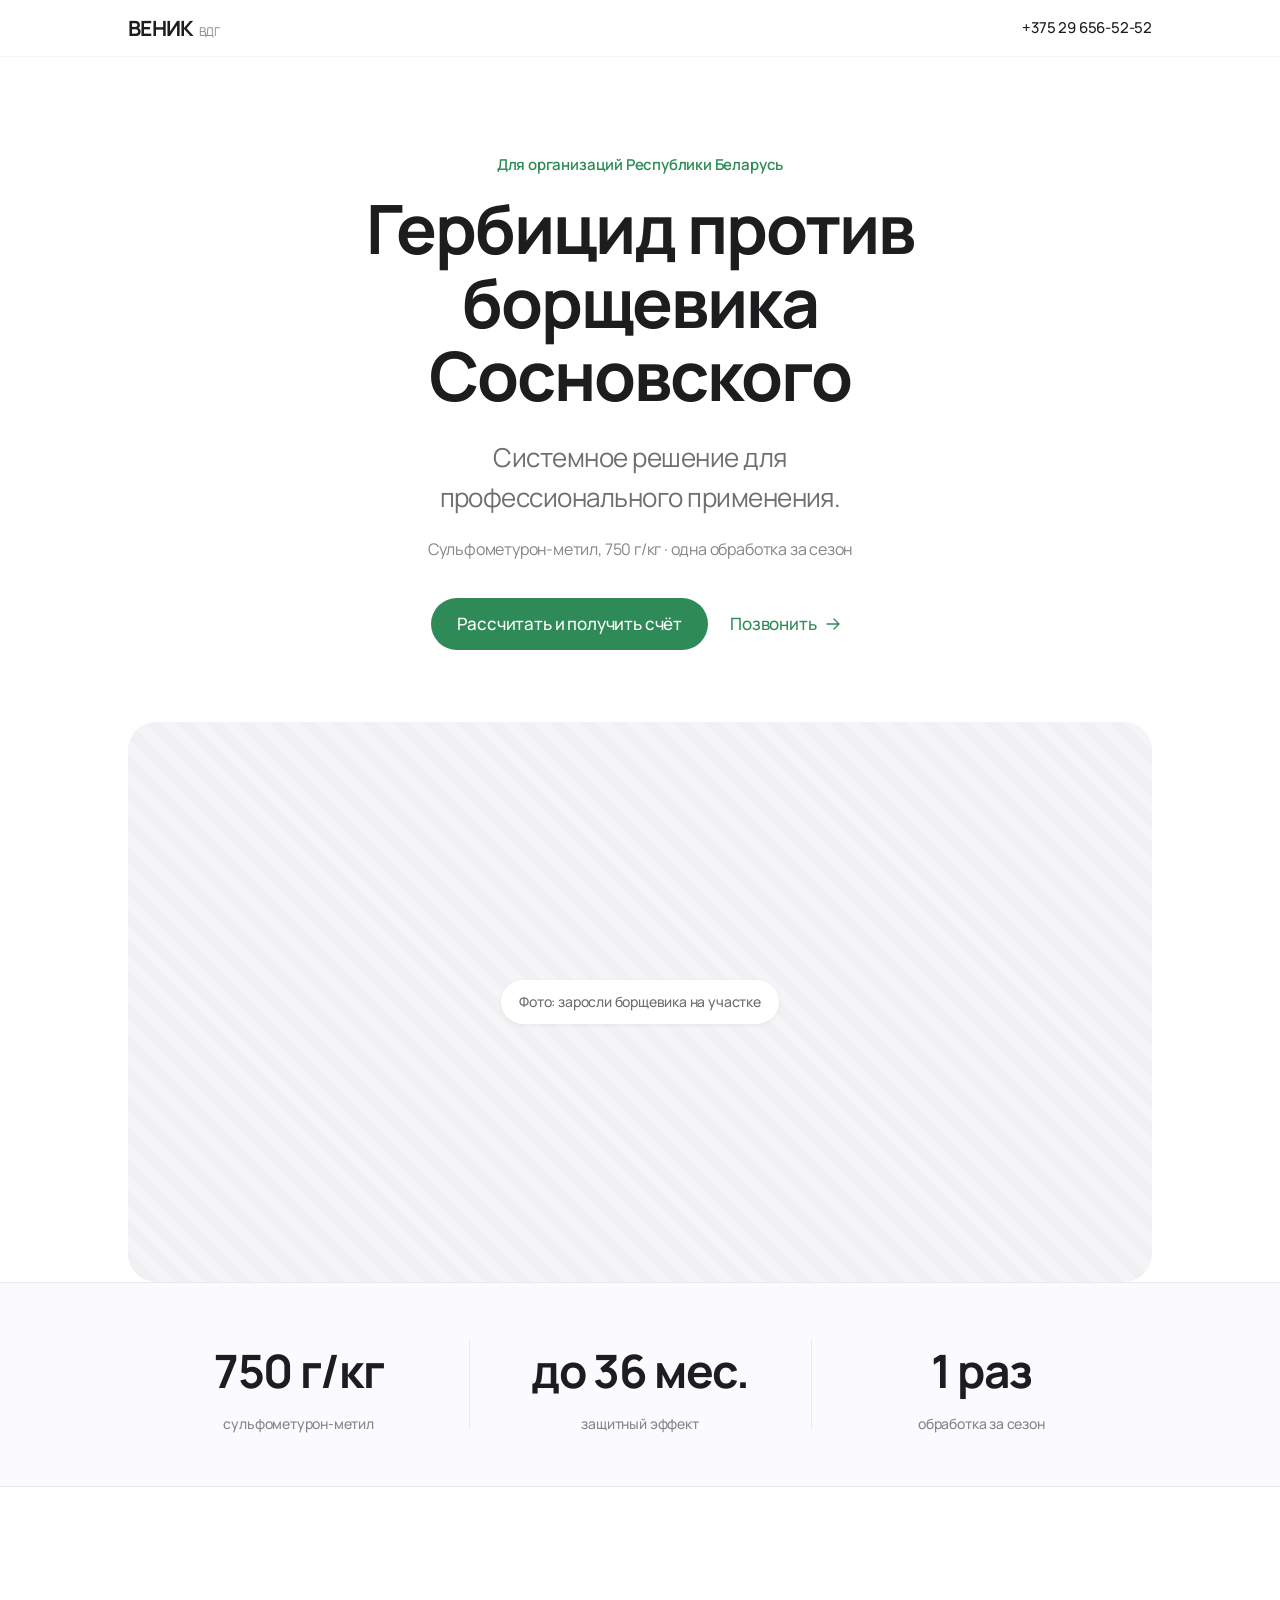
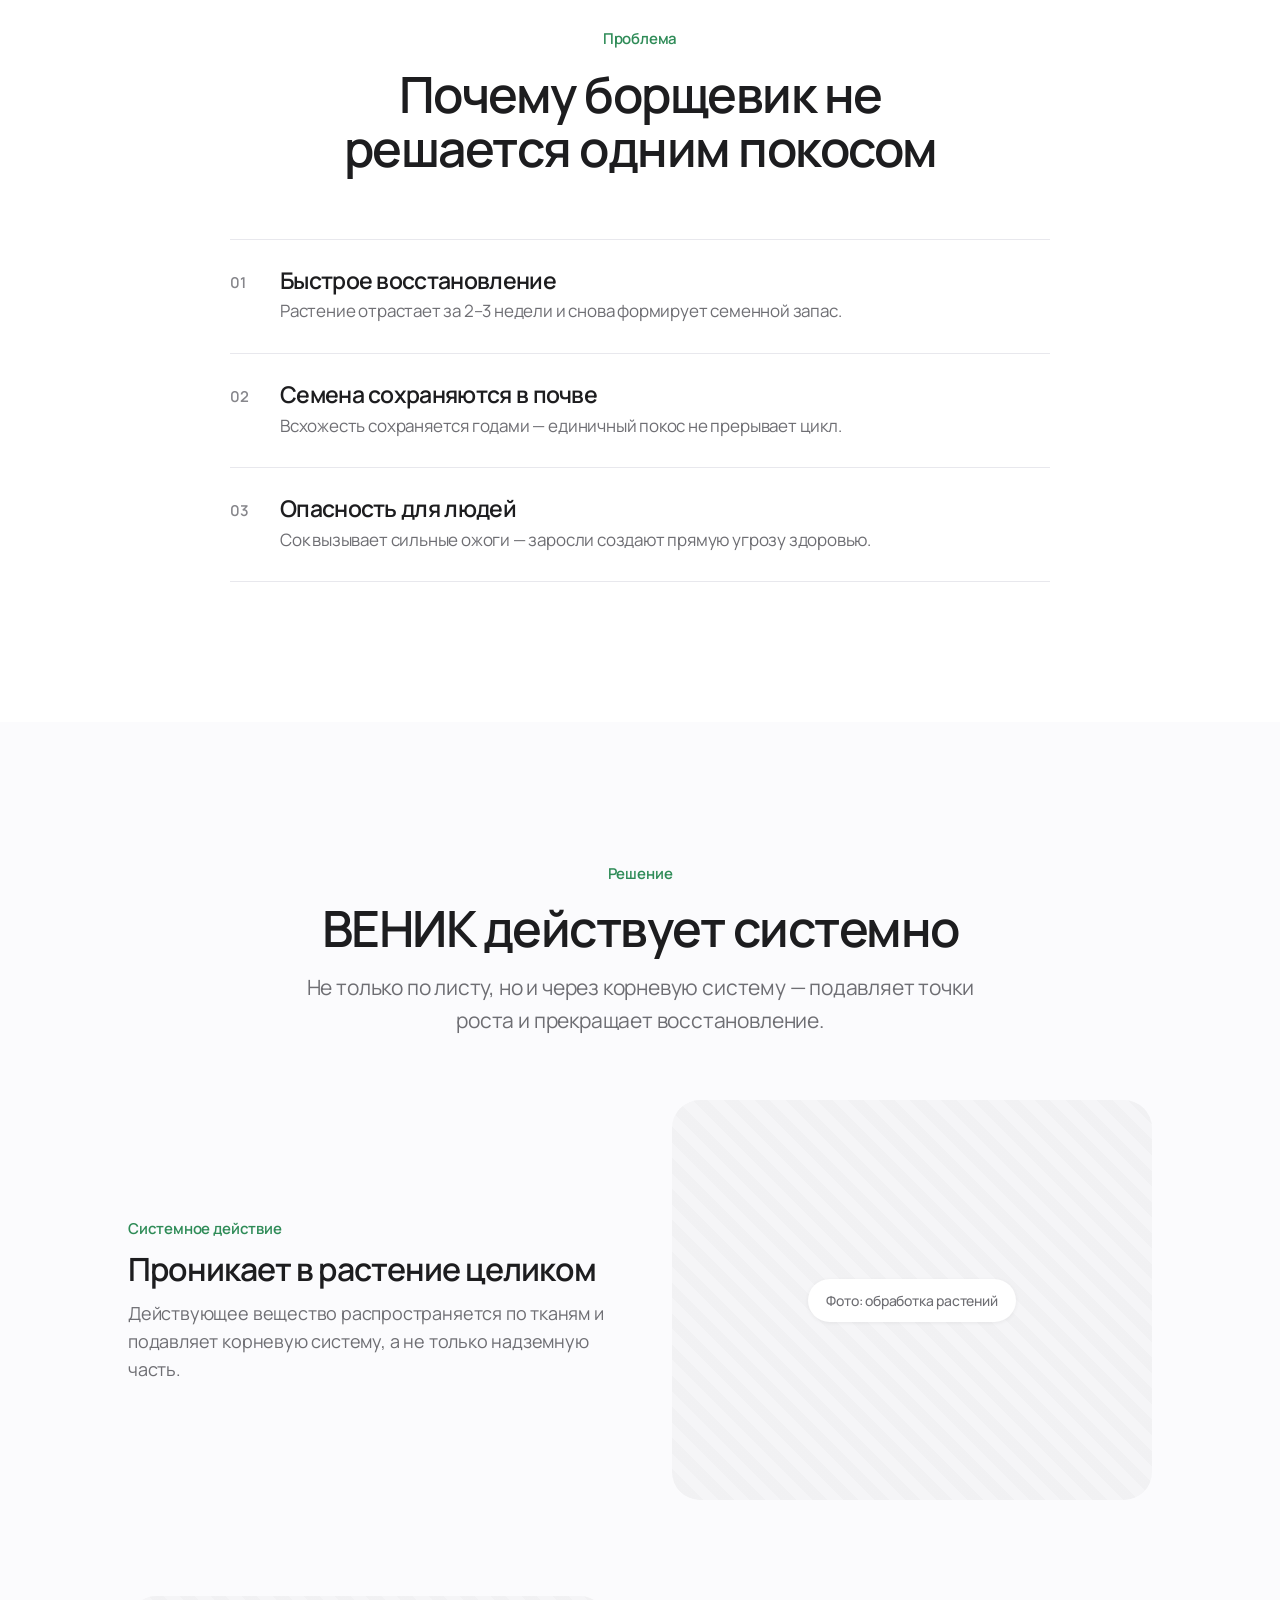
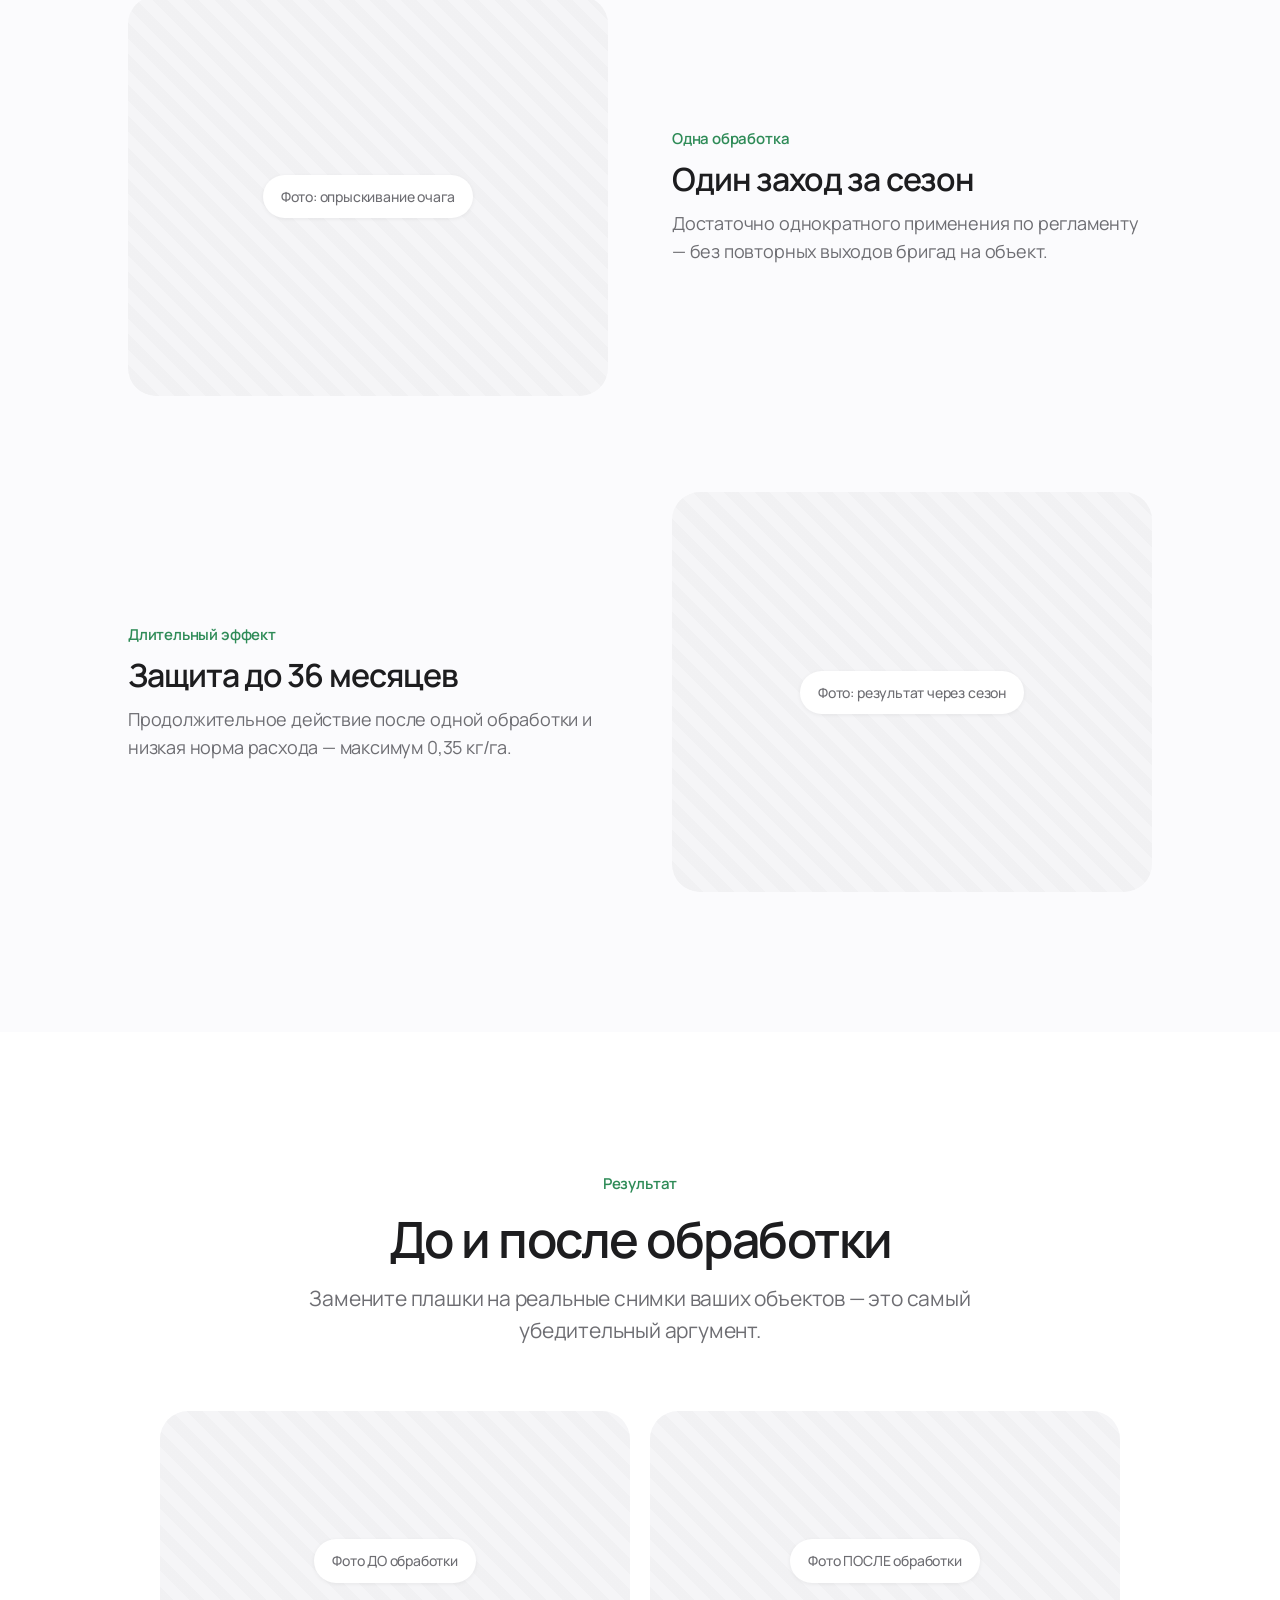
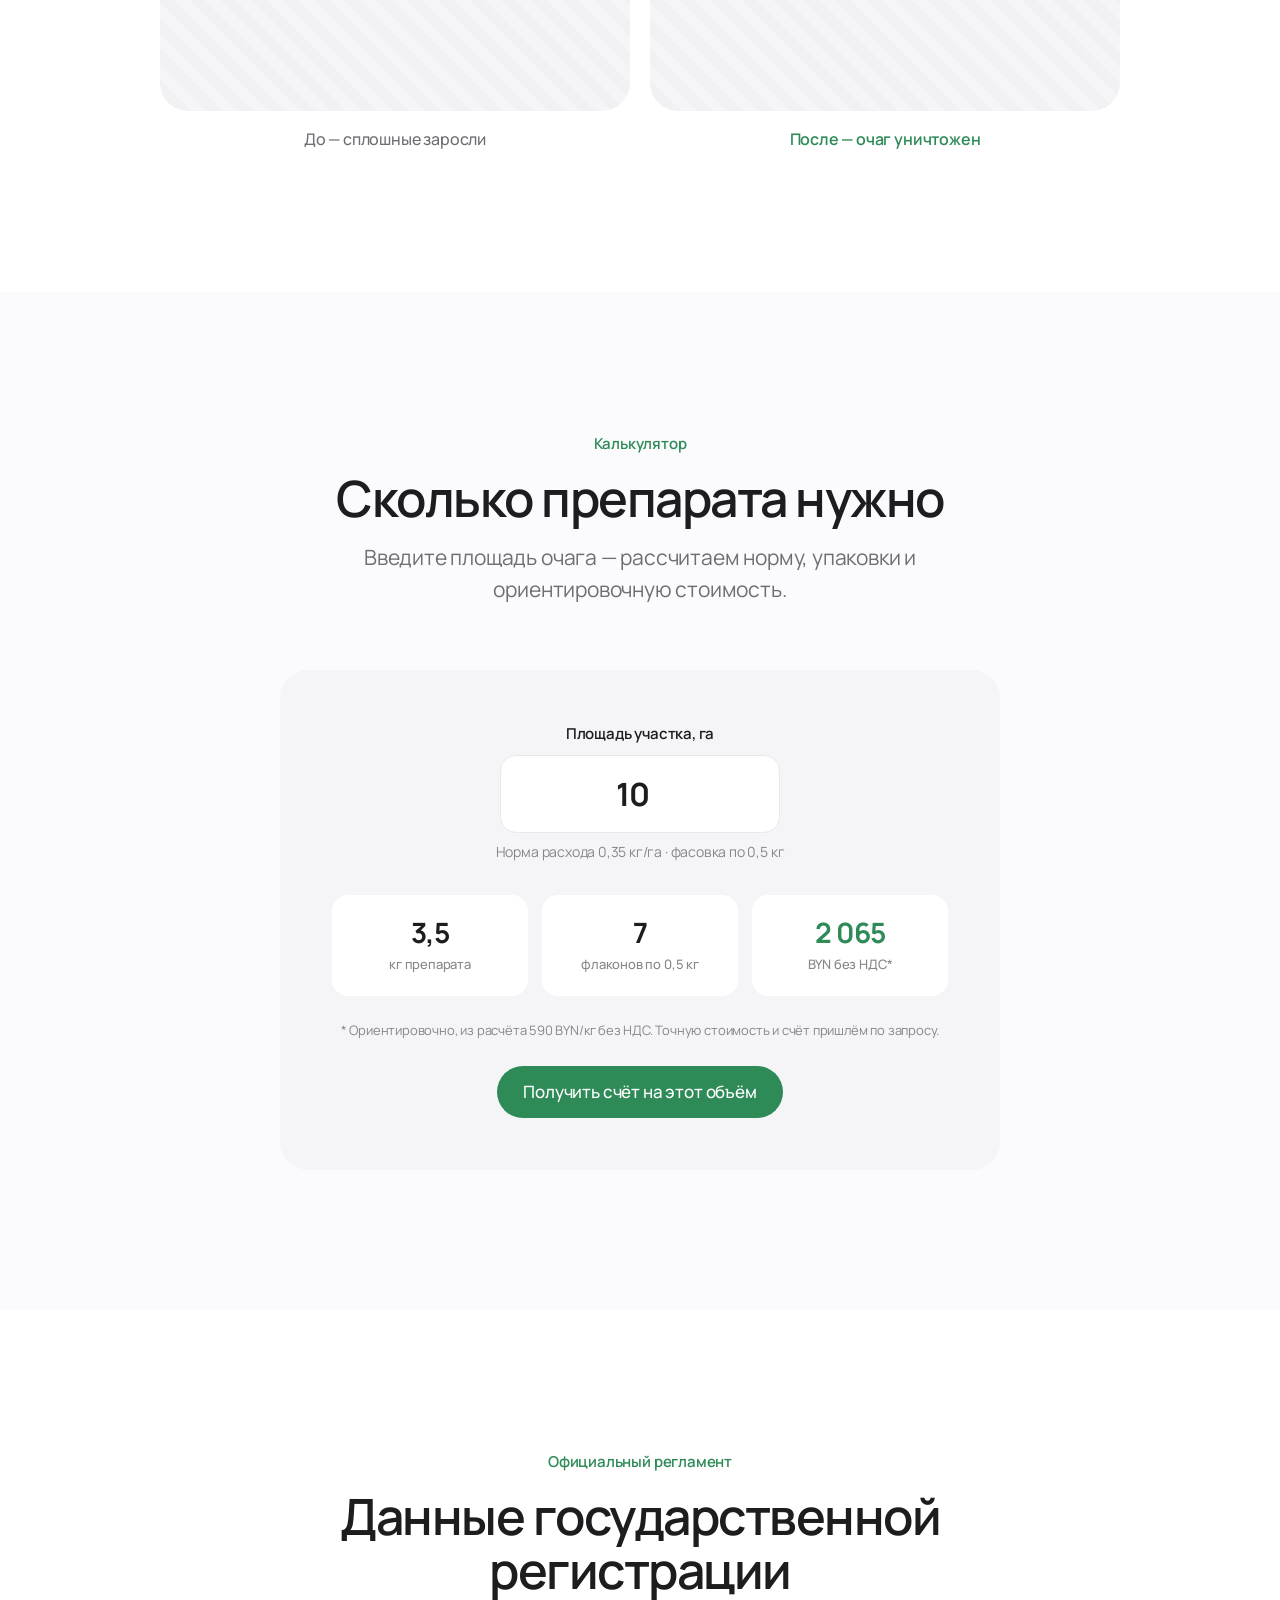
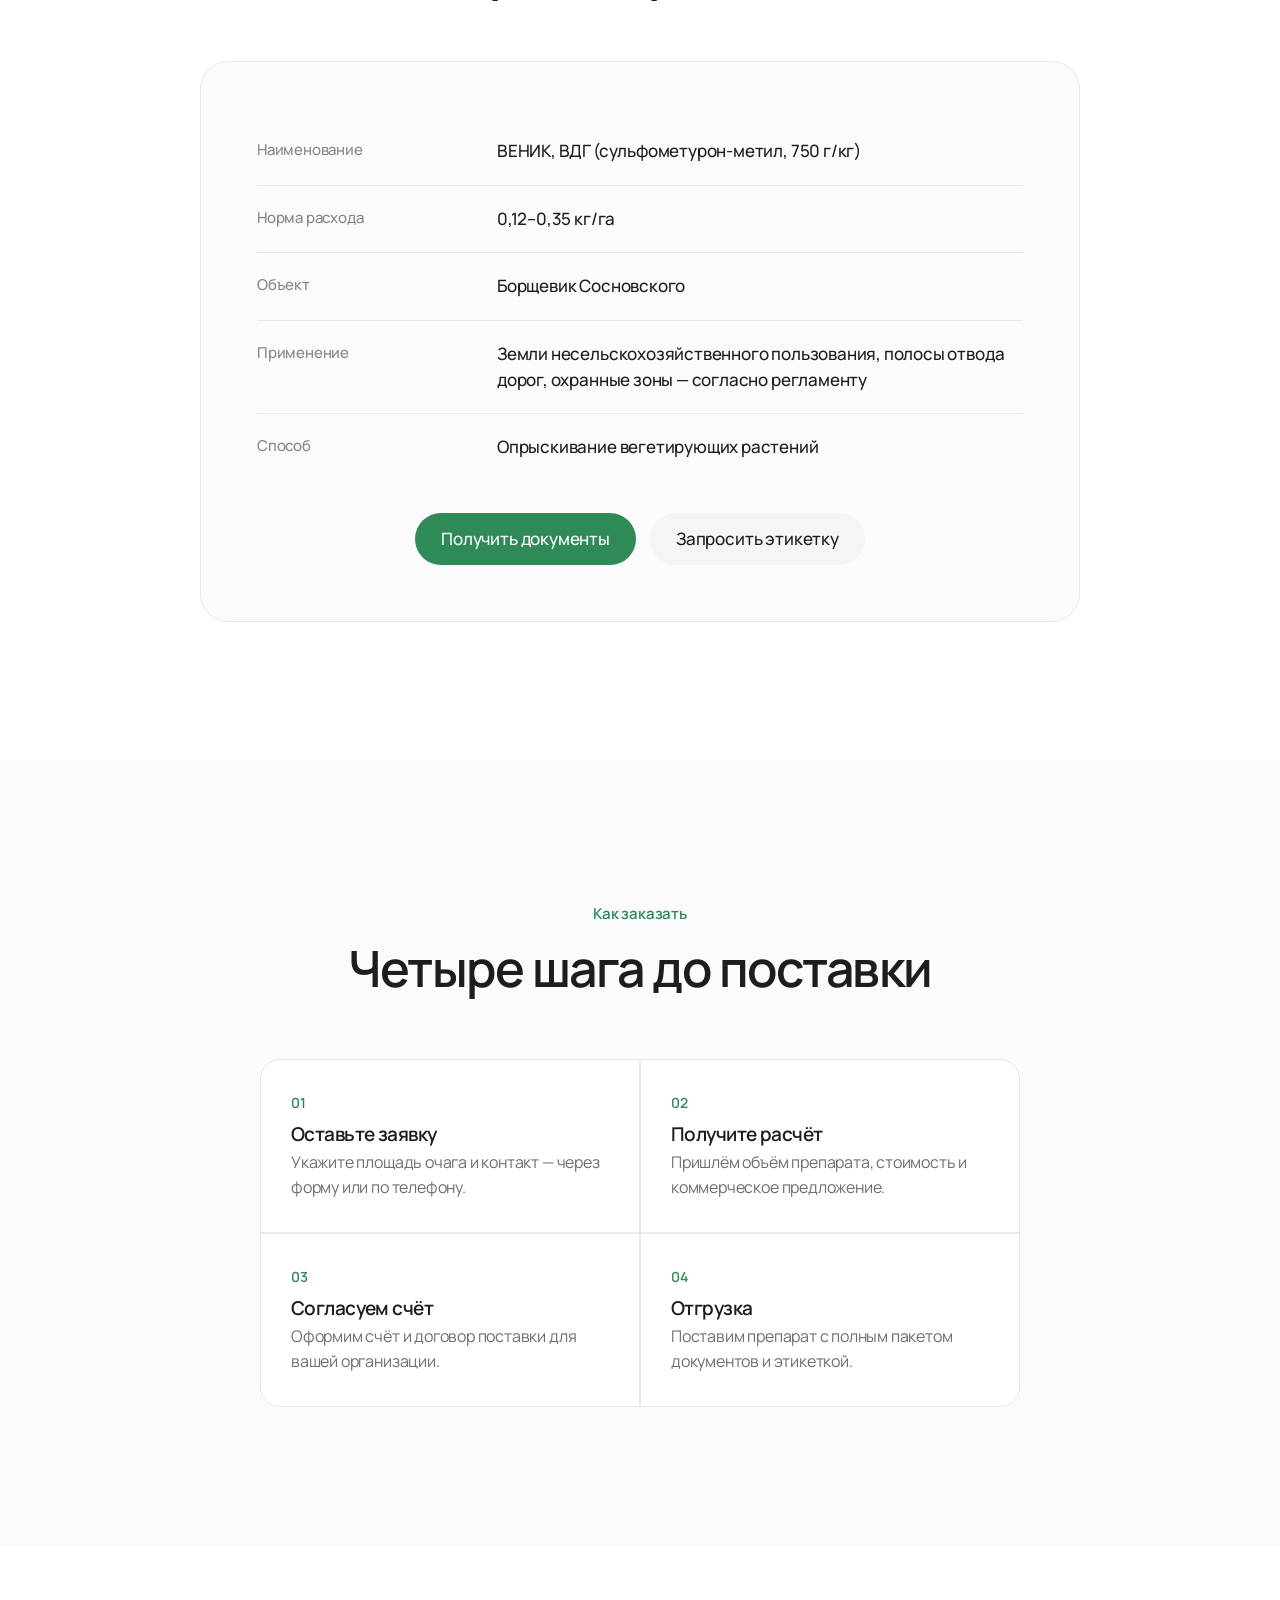
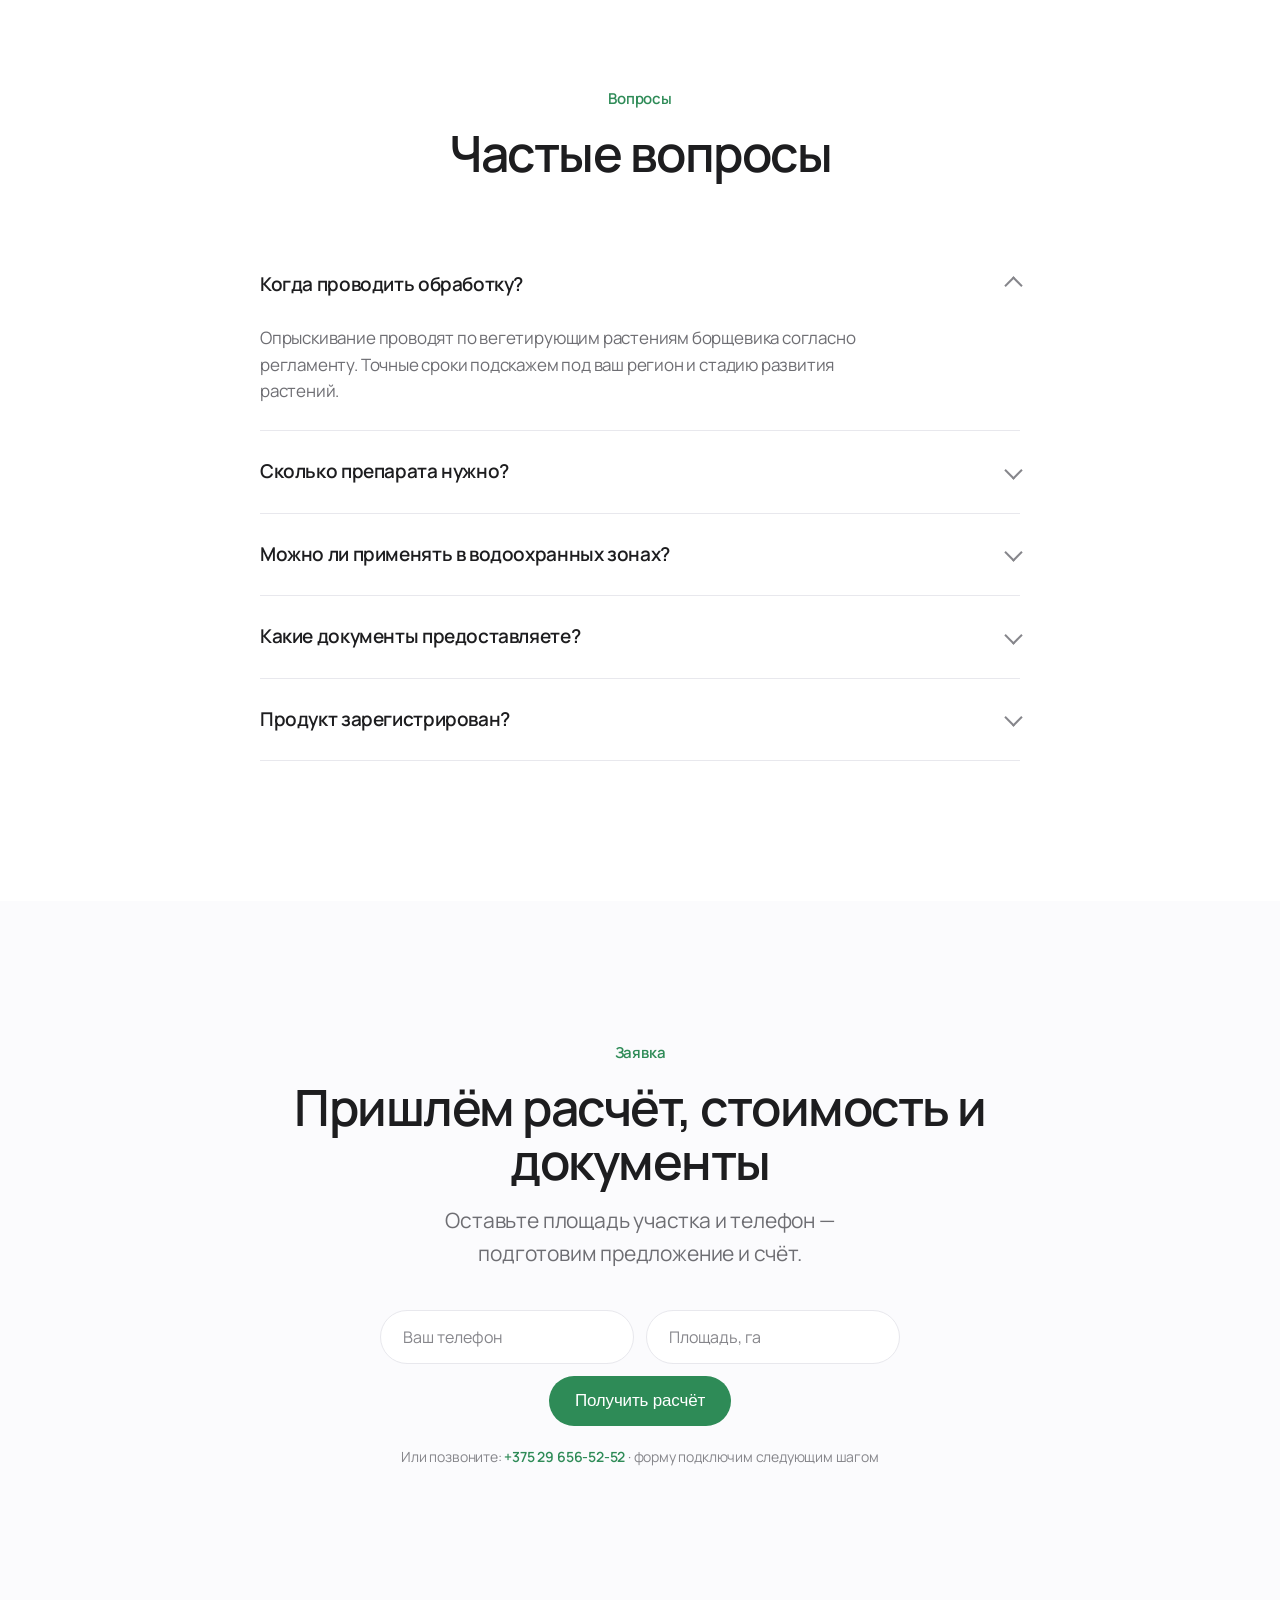
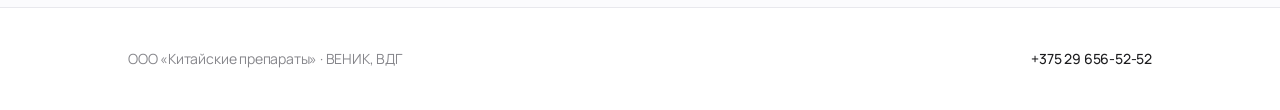
<file: index.html>
<!DOCTYPE html>
<html lang="ru">
<head>
<meta charset="UTF-8">
<meta name="viewport" content="width=device-width, initial-scale=1.0">
<title>ВЕНИК, ВДГ — гербицид против борщевика Сосновского</title>
<meta name="description" content="ВЕНИК, ВДГ (сульфометурон-метил, 750 г/кг) — системный гербицид против борщевика Сосновского. Одна обработка за сезон, эффект до 36 месяцев.">
<link rel="preconnect" href="https://fonts.googleapis.com">
<link rel="preconnect" href="https://fonts.gstatic.com" crossorigin>
<link href="https://fonts.googleapis.com/css2?family=Manrope:wght@300;400;500;600;700&display=swap" rel="stylesheet">
<style>
  :root{
    --ink:#1D1D1F;--ink-2:#6E6E73;--ink-3:#86868B;
    --bg:#FFFFFF;--bg-2:#F5F5F7;--bg-3:#FBFBFD;--line:#E8E8ED;
    --green:#2E8B57;--green-soft:#EAF5EF;--accent:#1D6F42;
    --radius:20px;--radius-lg:28px;--maxw:1080px;--sp:clamp(72px,11vw,140px);
  }
  *{box-sizing:border-box;margin:0;padding:0}
  html{scroll-behavior:smooth;-webkit-text-size-adjust:100%}
  body{font-family:'Manrope',-apple-system,BlinkMacSystemFont,'Segoe UI',sans-serif;color:var(--ink);background:var(--bg);font-size:19px;line-height:1.55;font-weight:400;-webkit-font-smoothing:antialiased;letter-spacing:-.01em}
  h1,h2,h3{font-weight:600;line-height:1.08;letter-spacing:-.03em;color:var(--ink)}
  h1{font-size:clamp(38px,6.5vw,68px);font-weight:700}
  h2{font-size:clamp(30px,5vw,50px)}
  h3{font-size:clamp(19px,2.2vw,23px);font-weight:600}
  p{color:var(--ink-2);font-weight:400}
  a{color:inherit;text-decoration:none}
  img{max-width:100%;display:block}
  .wrap{max-width:var(--maxw);margin:0 auto;padding:0 clamp(22px,5vw,28px)}
  .narrow{max-width:760px;margin:0 auto}
  section{padding:var(--sp) 0}
  .photo{position:relative;background:var(--bg-2);border-radius:var(--radius-lg);display:flex;align-items:center;justify-content:center;color:var(--ink-3);font-size:14px;font-weight:500;text-align:center;min-height:240px;overflow:hidden}
  .photo::before{content:"";position:absolute;inset:0;background:repeating-linear-gradient(45deg,transparent,transparent 11px,rgba(0,0,0,.015) 11px,rgba(0,0,0,.015) 22px)}
  .photo span{position:relative;z-index:2;padding:11px 18px;background:#fff;border-radius:100px;box-shadow:0 1px 4px rgba(0,0,0,.06);color:var(--ink-2)}
  .btn{display:inline-flex;align-items:center;justify-content:center;gap:8px;font-weight:500;font-size:17px;padding:13px 26px;border-radius:100px;cursor:pointer;border:none;transition:opacity .2s,background .2s,transform .2s;min-height:50px;letter-spacing:-.01em}
  .btn-primary{background:var(--green);color:#fff}
  .btn-primary:hover{background:var(--accent)}
  .btn-primary:active{transform:scale(.98)}
  .btn-soft{background:var(--bg-2);color:var(--ink)}
  .btn-soft:hover{background:#EBEBF0}
  .btn-link{background:none;color:var(--green);padding:13px 8px;font-weight:500}
  .btn-link:hover{opacity:.7}
  .btn-link svg{transition:transform .2s}
  .btn-link:hover svg{transform:translateX(3px)}
  .kicker{display:block;font-size:15px;font-weight:600;color:var(--green);margin-bottom:16px}
  header{position:sticky;top:0;z-index:50;background:rgba(255,255,255,.72);backdrop-filter:saturate(180%) blur(20px);border-bottom:1px solid rgba(0,0,0,.04)}
  .nav{display:flex;align-items:center;justify-content:space-between;height:56px}
  .logo{font-weight:700;font-size:21px;letter-spacing:-.03em}
  .logo small{font-weight:400;font-size:12px;color:var(--ink-3);margin-left:5px}
  .nav-phone{font-weight:500;font-size:15px;color:var(--ink)}
  .nav-phone:hover{color:var(--green)}
  .hero{padding:clamp(56px,9vw,96px) 0 0;text-align:center}
  .hero h1{margin-bottom:24px;max-width:16ch;margin-left:auto;margin-right:auto}
  .hero .lead{font-size:clamp(20px,2.6vw,26px);color:var(--ink-2);max-width:30ch;margin:0 auto 20px;font-weight:400;letter-spacing:-.02em}
  .hero .meta{font-size:16px;color:var(--ink-3);margin-bottom:36px}
  .hero-cta{display:flex;flex-wrap:wrap;gap:14px;justify-content:center;margin-bottom:clamp(48px,7vw,72px)}
  .hero-photo{min-height:clamp(320px,46vw,560px);border-radius:0;margin-top:8px}
  @media(min-width:900px){.hero-photo{border-radius:var(--radius-lg)}}
  .stats{border-top:1px solid var(--line);border-bottom:1px solid var(--line);background:var(--bg-3)}
  .stats .wrap{display:grid;grid-template-columns:repeat(3,1fr)}
  .stat{text-align:center;padding:clamp(32px,5vw,52px) 16px;position:relative}
  .stat+.stat::before{content:"";position:absolute;left:0;top:28%;bottom:28%;width:1px;background:var(--line)}
  .stat b{display:block;font-size:clamp(30px,4.5vw,46px);font-weight:700;letter-spacing:-.03em;color:var(--ink)}
  .stat small{display:block;font-size:14px;color:var(--ink-3);margin-top:6px;font-weight:500}
  .head{text-align:center;max-width:680px;margin:0 auto clamp(44px,6vw,64px)}
  .head h2{margin-bottom:16px}
  .head p{font-size:clamp(18px,2.2vw,21px);color:var(--ink-2)}
  .prob{display:grid;max-width:820px;margin:0 auto}
  .prob-item{display:flex;gap:22px;align-items:flex-start;padding:28px 0;border-top:1px solid var(--line)}
  .prob-item:last-child{border-bottom:1px solid var(--line)}
  .prob-num{flex:none;font-size:15px;font-weight:600;color:var(--ink-3);width:28px;padding-top:3px}
  .prob-item h3{margin-bottom:6px}
  .prob-item p{font-size:17px}
  .feature{display:grid;gap:36px;align-items:center;margin-bottom:clamp(56px,8vw,96px)}
  .feature:last-child{margin-bottom:0}
  @media(min-width:860px){.feature{grid-template-columns:1fr 1fr;gap:64px}.feature.rev .ftext{order:2}}
  .ftext .kicker{margin-bottom:12px}
  .ftext h3{font-size:clamp(24px,3vw,32px);margin-bottom:14px}
  .ftext p{font-size:18px}
  .fphoto{min-height:clamp(280px,34vw,400px)}
  .ba{display:grid;gap:20px;max-width:960px;margin:0 auto}
  @media(min-width:720px){.ba{grid-template-columns:1fr 1fr}}
  .ba-cap{text-align:center;margin-top:16px;font-size:16px;font-weight:500;color:var(--ink-2)}
  .ba-cap b{color:var(--green);font-weight:600}
  .calc{background:var(--bg-2);border-radius:var(--radius-lg);padding:clamp(30px,5vw,52px);max-width:720px;margin:0 auto}
  .calc label{display:block;font-size:15px;font-weight:600;color:var(--ink);margin-bottom:10px;text-align:center}
  .calc-input{max-width:280px;margin:0 auto 8px}
  .calc-input input{width:100%;text-align:center;font-size:32px;font-weight:700;color:var(--ink);padding:16px;border:1.5px solid var(--line);border-radius:16px;background:#fff;font-family:inherit;letter-spacing:-.02em;transition:border-color .2s,box-shadow .2s}
  .calc-input input:focus{outline:none;border-color:var(--green);box-shadow:0 0 0 4px var(--green-soft)}
  .calc-note{text-align:center;font-size:14px;color:var(--ink-3);margin-bottom:32px}
  .calc-out{display:grid;grid-template-columns:repeat(3,1fr);gap:14px}
  @media(max-width:540px){.calc-out{grid-template-columns:1fr}}
  .calc-cell{background:#fff;border-radius:16px;padding:22px 16px;text-align:center}
  .calc-cell b{display:block;font-size:28px;font-weight:700;letter-spacing:-.03em;color:var(--ink);line-height:1.1}
  .calc-cell.hl b{color:var(--green)}
  .calc-cell small{display:block;font-size:13px;color:var(--ink-3);margin-top:6px;font-weight:500}
  .calc-foot{text-align:center;font-size:13px;color:var(--ink-3);margin-top:24px}
  .calc-cta{text-align:center;margin-top:26px}
  .reg{background:var(--bg-3);border:1px solid var(--line);border-radius:var(--radius-lg);padding:clamp(30px,5vw,56px);max-width:880px;margin:0 auto}
  .reg-row{display:grid;grid-template-columns:minmax(160px,220px) 1fr;gap:20px;padding:20px 0;border-top:1px solid var(--line)}
  .reg-row:first-child{border-top:none}
  @media(max-width:600px){.reg-row{grid-template-columns:1fr;gap:4px}}
  .reg-k{font-size:15px;color:var(--ink-3);font-weight:500}
  .reg-v{font-size:17px;color:var(--ink);font-weight:500}
  .reg-cta{margin-top:32px;display:flex;flex-wrap:wrap;gap:14px;justify-content:center}
  .steps{display:grid;gap:2px;max-width:760px;margin:0 auto;background:var(--line);border-radius:var(--radius);overflow:hidden;border:1px solid var(--line)}
  @media(min-width:680px){.steps{grid-template-columns:repeat(2,1fr)}}
  .step{background:#fff;padding:32px 30px}
  .step .n{font-size:14px;font-weight:600;color:var(--green);margin-bottom:10px}
  .step h3{font-size:19px;margin-bottom:6px}
  .step p{font-size:16px}
  .faq{max-width:760px;margin:0 auto}
  details{border-bottom:1px solid var(--line)}
  summary{cursor:pointer;padding:26px 0;font-weight:600;font-size:19px;color:var(--ink);list-style:none;display:flex;justify-content:space-between;align-items:center;gap:20px;letter-spacing:-.02em}
  summary::-webkit-details-marker{display:none}
  summary::after{content:"";flex:none;width:11px;height:11px;border-right:2px solid var(--ink-3);border-bottom:2px solid var(--ink-3);transform:rotate(45deg);transition:transform .2s;margin-top:-4px}
  details[open] summary::after{transform:rotate(-135deg);margin-top:2px}
  details p{padding:0 0 26px;font-size:17px;max-width:64ch}
  .final{text-align:center}
  .final h2{margin-bottom:16px}
  .final p{font-size:clamp(18px,2.2vw,21px);margin-bottom:40px;max-width:30ch;margin-left:auto;margin-right:auto}
  .final-form{display:flex;flex-wrap:wrap;gap:12px;justify-content:center;max-width:520px;margin:0 auto}
  .final-form input{flex:1;min-width:190px;padding:15px 22px;border-radius:100px;border:1.5px solid var(--line);background:#fff;font-size:16px;font-family:inherit;color:var(--ink)}
  .final-form input:focus{outline:none;border-color:var(--green);box-shadow:0 0 0 4px var(--green-soft)}
  .final-form input::placeholder{color:var(--ink-3)}
  .final-note{margin-top:20px;font-size:14px;color:var(--ink-3)}
  .final-note a{color:var(--green);font-weight:600}
  footer{border-top:1px solid var(--line);padding:40px 0;font-size:14px;color:var(--ink-3)}
  .foot{display:flex;flex-wrap:wrap;gap:20px;justify-content:space-between;align-items:center}
  .foot a{color:var(--ink);font-weight:500}
  .sticky{position:fixed;left:16px;right:16px;bottom:16px;z-index:60;display:none}
  .sticky .btn{width:100%;box-shadow:0 6px 20px rgba(46,139,87,.3)}
  @media(max-width:720px){.sticky{display:block}body{padding-bottom:86px}}
  @media(prefers-reduced-motion:reduce){*{transition:none!important;scroll-behavior:auto!important}}
</style>
</head>
<body>
<header><div class="wrap nav"><div class="logo">ВЕНИК<small>ВДГ</small></div><a class="nav-phone" href="tel:+375296565252">+375 29 656-52-52</a></div></header>
<section class="hero">
  <div class="wrap">
    <span class="kicker">Для организаций Республики Беларусь</span>
    <h1>Гербицид против борщевика Сосновского</h1>
    <p class="lead">Системное решение для профессионального применения.</p>
    <p class="meta">Сульфометурон-метил, 750 г/кг · одна обработка за сезон</p>
    <div class="hero-cta">
      <a class="btn btn-primary" href="#calc">Рассчитать и получить счёт</a>
      <a class="btn btn-link" href="tel:+375296565252">Позвонить <svg width="16" height="16" fill="none" stroke="currentColor" stroke-width="2" viewBox="0 0 24 24"><path stroke-linecap="round" stroke-linejoin="round" d="M13.5 4.5L21 12m0 0l-7.5 7.5M21 12H3"/></svg></a>
    </div>
  </div>
  <div class="wrap"><div class="photo hero-photo"><span>Фото: заросли борщевика на участке</span></div></div>
</section>
<section class="stats" style="padding:0"><div class="wrap">
  <div class="stat"><b>750 г/кг</b><small>сульфометурон-метил</small></div>
  <div class="stat"><b>до 36 мес.</b><small>защитный эффект</small></div>
  <div class="stat"><b>1 раз</b><small>обработка за сезон</small></div>
</div></section>
<section><div class="wrap">
  <div class="head"><span class="kicker">Проблема</span><h2>Почему борщевик не решается одним покосом</h2></div>
  <div class="prob">
    <div class="prob-item"><div class="prob-num">01</div><div><h3>Быстрое восстановление</h3><p>Растение отрастает за 2–3 недели и снова формирует семенной запас.</p></div></div>
    <div class="prob-item"><div class="prob-num">02</div><div><h3>Семена сохраняются в почве</h3><p>Всхожесть сохраняется годами — единичный покос не прерывает цикл.</p></div></div>
    <div class="prob-item"><div class="prob-num">03</div><div><h3>Опасность для людей</h3><p>Сок вызывает сильные ожоги — заросли создают прямую угрозу здоровью.</p></div></div>
  </div>
</div></section>
<section style="background:var(--bg-3)"><div class="wrap">
  <div class="head"><span class="kicker">Решение</span><h2>ВЕНИК действует системно</h2><p>Не только по листу, но и через корневую систему — подавляет точки роста и прекращает восстановление.</p></div>
  <div class="feature"><div class="ftext"><span class="kicker">Системное действие</span><h3>Проникает в растение целиком</h3><p>Действующее вещество распространяется по тканям и подавляет корневую систему, а не только надземную часть.</p></div><div class="photo fphoto"><span>Фото: обработка растений</span></div></div>
  <div class="feature rev"><div class="ftext"><span class="kicker">Одна обработка</span><h3>Один заход за сезон</h3><p>Достаточно однократного применения по регламенту — без повторных выходов бригад на объект.</p></div><div class="photo fphoto"><span>Фото: опрыскивание очага</span></div></div>
  <div class="feature"><div class="ftext"><span class="kicker">Длительный эффект</span><h3>Защита до 36 месяцев</h3><p>Продолжительное действие после одной обработки и низкая норма расхода — максимум 0,35 кг/га.</p></div><div class="photo fphoto"><span>Фото: результат через сезон</span></div></div>
</div></section>
<section><div class="wrap">
  <div class="head"><span class="kicker">Результат</span><h2>До и после обработки</h2><p>Замените плашки на реальные снимки ваших объектов — это самый убедительный аргумент.</p></div>
  <div class="ba">
    <div><div class="photo" style="min-height:300px"><span>Фото ДО обработки</span></div><div class="ba-cap">До — сплошные заросли</div></div>
    <div><div class="photo" style="min-height:300px"><span>Фото ПОСЛЕ обработки</span></div><div class="ba-cap"><b>После — очаг уничтожен</b></div></div>
  </div>
</div></section>
<section id="calc" style="background:var(--bg-3)"><div class="wrap">
  <div class="head"><span class="kicker">Калькулятор</span><h2>Сколько препарата нужно</h2><p>Введите площадь очага — рассчитаем норму, упаковки и ориентировочную стоимость.</p></div>
  <div class="calc">
    <label for="area">Площадь участка, га</label>
    <div class="calc-input"><input id="area" type="number" min="0" step="0.1" value="10" inputmode="decimal"></div>
    <div class="calc-note">Норма расхода 0,35 кг/га · фасовка по 0,5 кг</div>
    <div class="calc-out">
      <div class="calc-cell"><b id="out-kg">3,5</b><small>кг препарата</small></div>
      <div class="calc-cell"><b id="out-bottles">7</b><small>флаконов по 0,5 кг</small></div>
      <div class="calc-cell hl"><b id="out-price">2 065</b><small>BYN без НДС*</small></div>
    </div>
    <div class="calc-foot">* Ориентировочно, из расчёта 590 BYN/кг без НДС. Точную стоимость и счёт пришлём по запросу.</div>
    <div class="calc-cta"><a class="btn btn-primary" href="#request">Получить счёт на этот объём</a></div>
  </div>
</div></section>
<section><div class="wrap">
  <div class="head"><span class="kicker">Официальный регламент</span><h2>Данные государственной регистрации</h2></div>
  <div class="reg"><div class="reg-table">
    <div class="reg-row"><div class="reg-k">Наименование</div><div class="reg-v">ВЕНИК, ВДГ (сульфометурон-метил, 750 г/кг)</div></div>
    <div class="reg-row"><div class="reg-k">Норма расхода</div><div class="reg-v">0,12–0,35 кг/га</div></div>
    <div class="reg-row"><div class="reg-k">Объект</div><div class="reg-v">Борщевик Сосновского</div></div>
    <div class="reg-row"><div class="reg-k">Применение</div><div class="reg-v">Земли несельскохозяйственного пользования, полосы отвода дорог, охранные зоны — согласно регламенту</div></div>
    <div class="reg-row"><div class="reg-k">Способ</div><div class="reg-v">Опрыскивание вегетирующих растений</div></div>
  </div>
  <div class="reg-cta"><a class="btn btn-primary" href="#request">Получить документы</a><a class="btn btn-soft" href="#request">Запросить этикетку</a></div></div>
</div></section>
<section style="background:var(--bg-3)"><div class="wrap">
  <div class="head"><span class="kicker">Как заказать</span><h2>Четыре шага до поставки</h2></div>
  <div class="steps">
    <div class="step"><div class="n">01</div><h3>Оставьте заявку</h3><p>Укажите площадь очага и контакт — через форму или по телефону.</p></div>
    <div class="step"><div class="n">02</div><h3>Получите расчёт</h3><p>Пришлём объём препарата, стоимость и коммерческое предложение.</p></div>
    <div class="step"><div class="n">03</div><h3>Согласуем счёт</h3><p>Оформим счёт и договор поставки для вашей организации.</p></div>
    <div class="step"><div class="n">04</div><h3>Отгрузка</h3><p>Поставим препарат с полным пакетом документов и этикеткой.</p></div>
  </div>
</div></section>
<section><div class="wrap">
  <div class="head"><span class="kicker">Вопросы</span><h2>Частые вопросы</h2></div>
  <div class="faq">
    <details open><summary>Когда проводить обработку?</summary><p>Опрыскивание проводят по вегетирующим растениям борщевика согласно регламенту. Точные сроки подскажем под ваш регион и стадию развития растений.</p></details>
    <details><summary>Сколько препарата нужно?</summary><p>Норма расхода — 0,12–0,35 кг/га в зависимости от условий. Воспользуйтесь калькулятором выше или пришлите площадь — рассчитаем точно.</p></details>
    <details><summary>Можно ли применять в водоохранных зонах?</summary><p>Применение регламентируется. Уточните конкретный объект — подскажем допустимость и условия согласно официальному регламенту.</p></details>
    <details><summary>Какие документы предоставляете?</summary><p>Полный пакет: сертификаты, тарную этикетку, данные госрегистрации, счёт и договор поставки.</p></details>
    <details><summary>Продукт зарегистрирован?</summary><p>Да. Препарат внесён в Государственный реестр средств защиты растений Республики Беларусь.</p></details>
  </div>
</div></section>
<section id="request" style="background:var(--bg-3)"><div class="wrap narrow final">
  <span class="kicker">Заявка</span>
  <h2>Пришлём расчёт, стоимость и документы</h2>
  <p>Оставьте площадь участка и телефон — подготовим предложение и счёт.</p>
  <form class="final-form" onsubmit="return false">
    <input type="tel" placeholder="Ваш телефон" aria-label="Телефон">
    <input type="number" placeholder="Площадь, га" aria-label="Площадь в гектарах">
    <button class="btn btn-primary" type="submit">Получить расчёт</button>
  </form>
  <div class="final-note">Или позвоните: <a href="tel:+375296565252">+375 29 656-52-52</a> · форму подключим следующим шагом</div>
</div></section>
<footer><div class="wrap foot"><div>ООО «Китайские препараты» · ВЕНИК, ВДГ</div><a href="tel:+375296565252">+375 29 656-52-52</a></div></footer>
<div class="sticky"><a class="btn btn-primary" href="tel:+375296565252">Позвонить: +375 29 656-52-52</a></div>
<script>
(function(){
  var area=document.getElementById('area');
  var outKg=document.getElementById('out-kg'),outB=document.getElementById('out-bottles'),outP=document.getElementById('out-price');
  var RATE=0.35,BOTTLE=0.5,PRICE=590;
  function fmt(n){return n.toLocaleString('ru-RU')}
  function calc(){var ha=parseFloat(area.value)||0;var kg=ha*RATE,bottles=Math.ceil(kg/BOTTLE),price=bottles*BOTTLE*PRICE;outKg.textContent=fmt(Math.round(kg*100)/100);outB.textContent=fmt(bottles);outP.textContent=fmt(bottles);outP.textContent=fmt(Math.round(price))}
  area.addEventListener('input',calc);calc();
})();
</script>
</body>
</html>
</file>
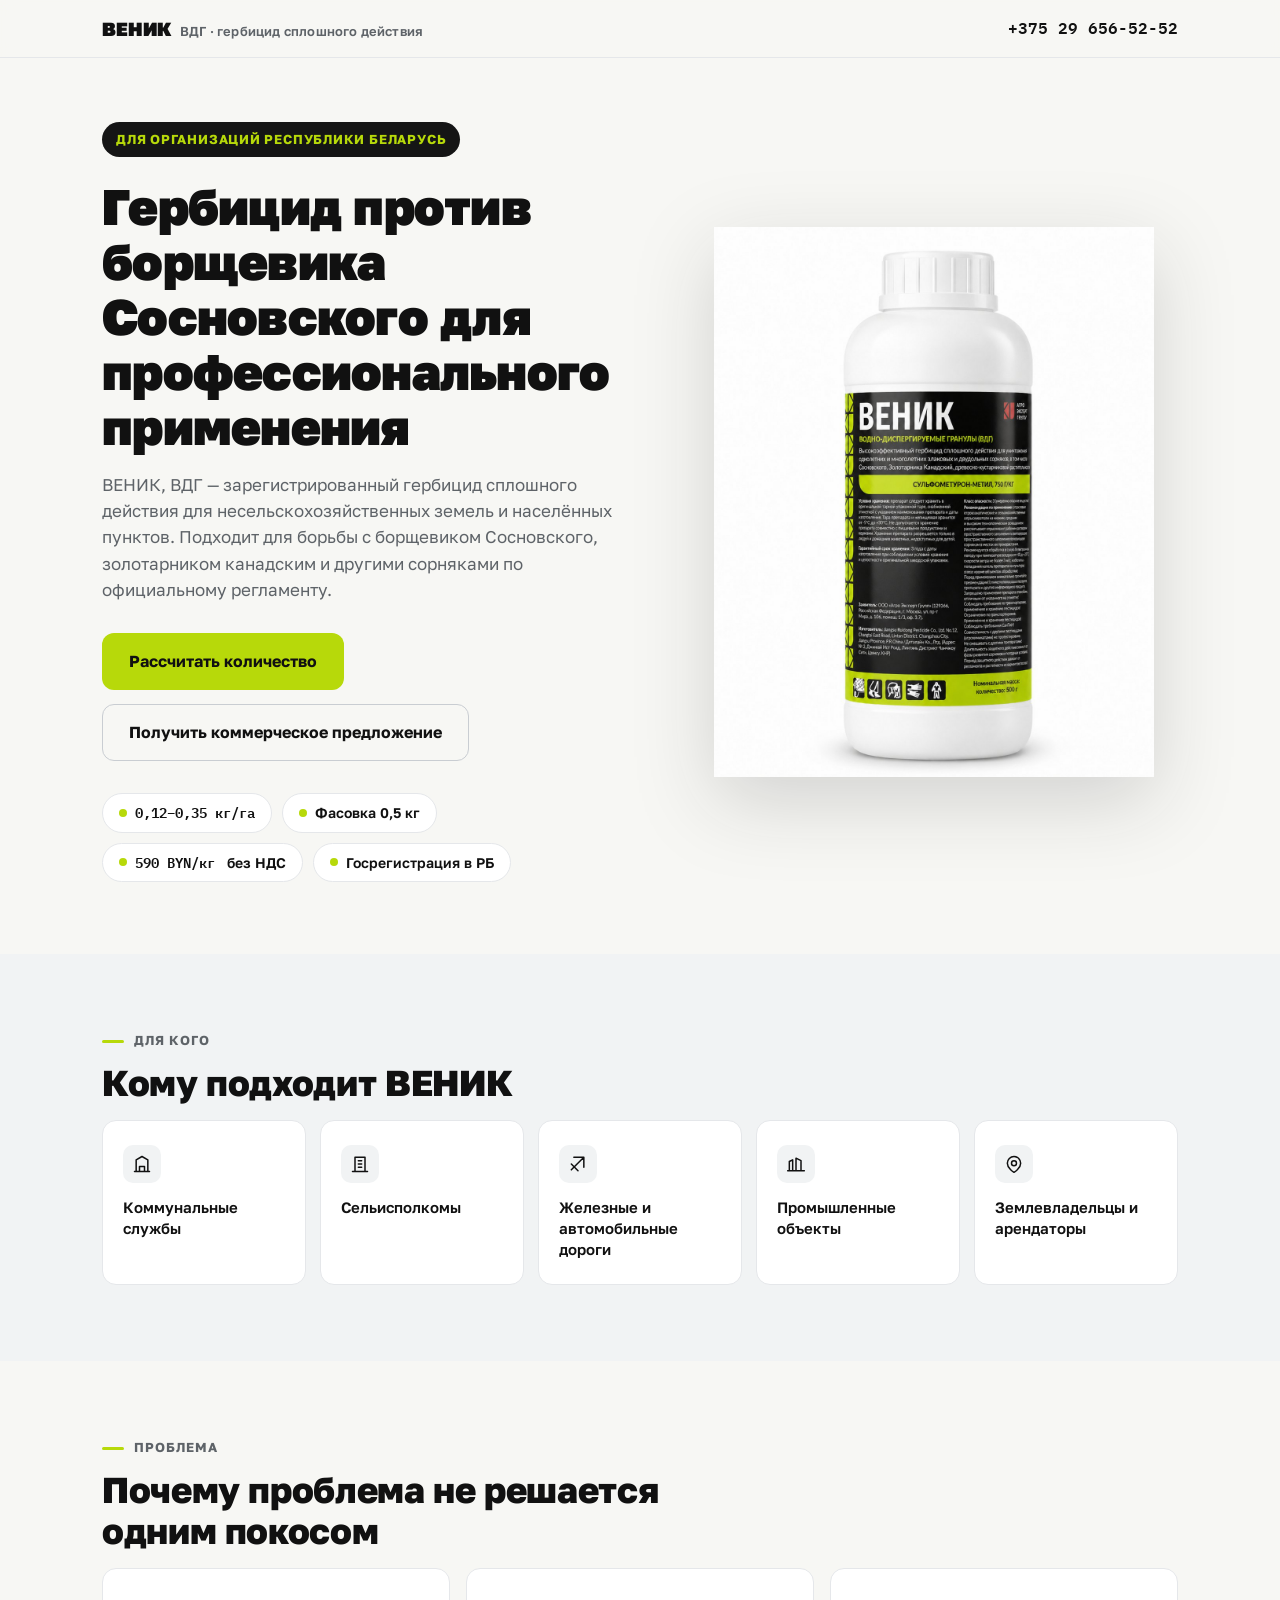
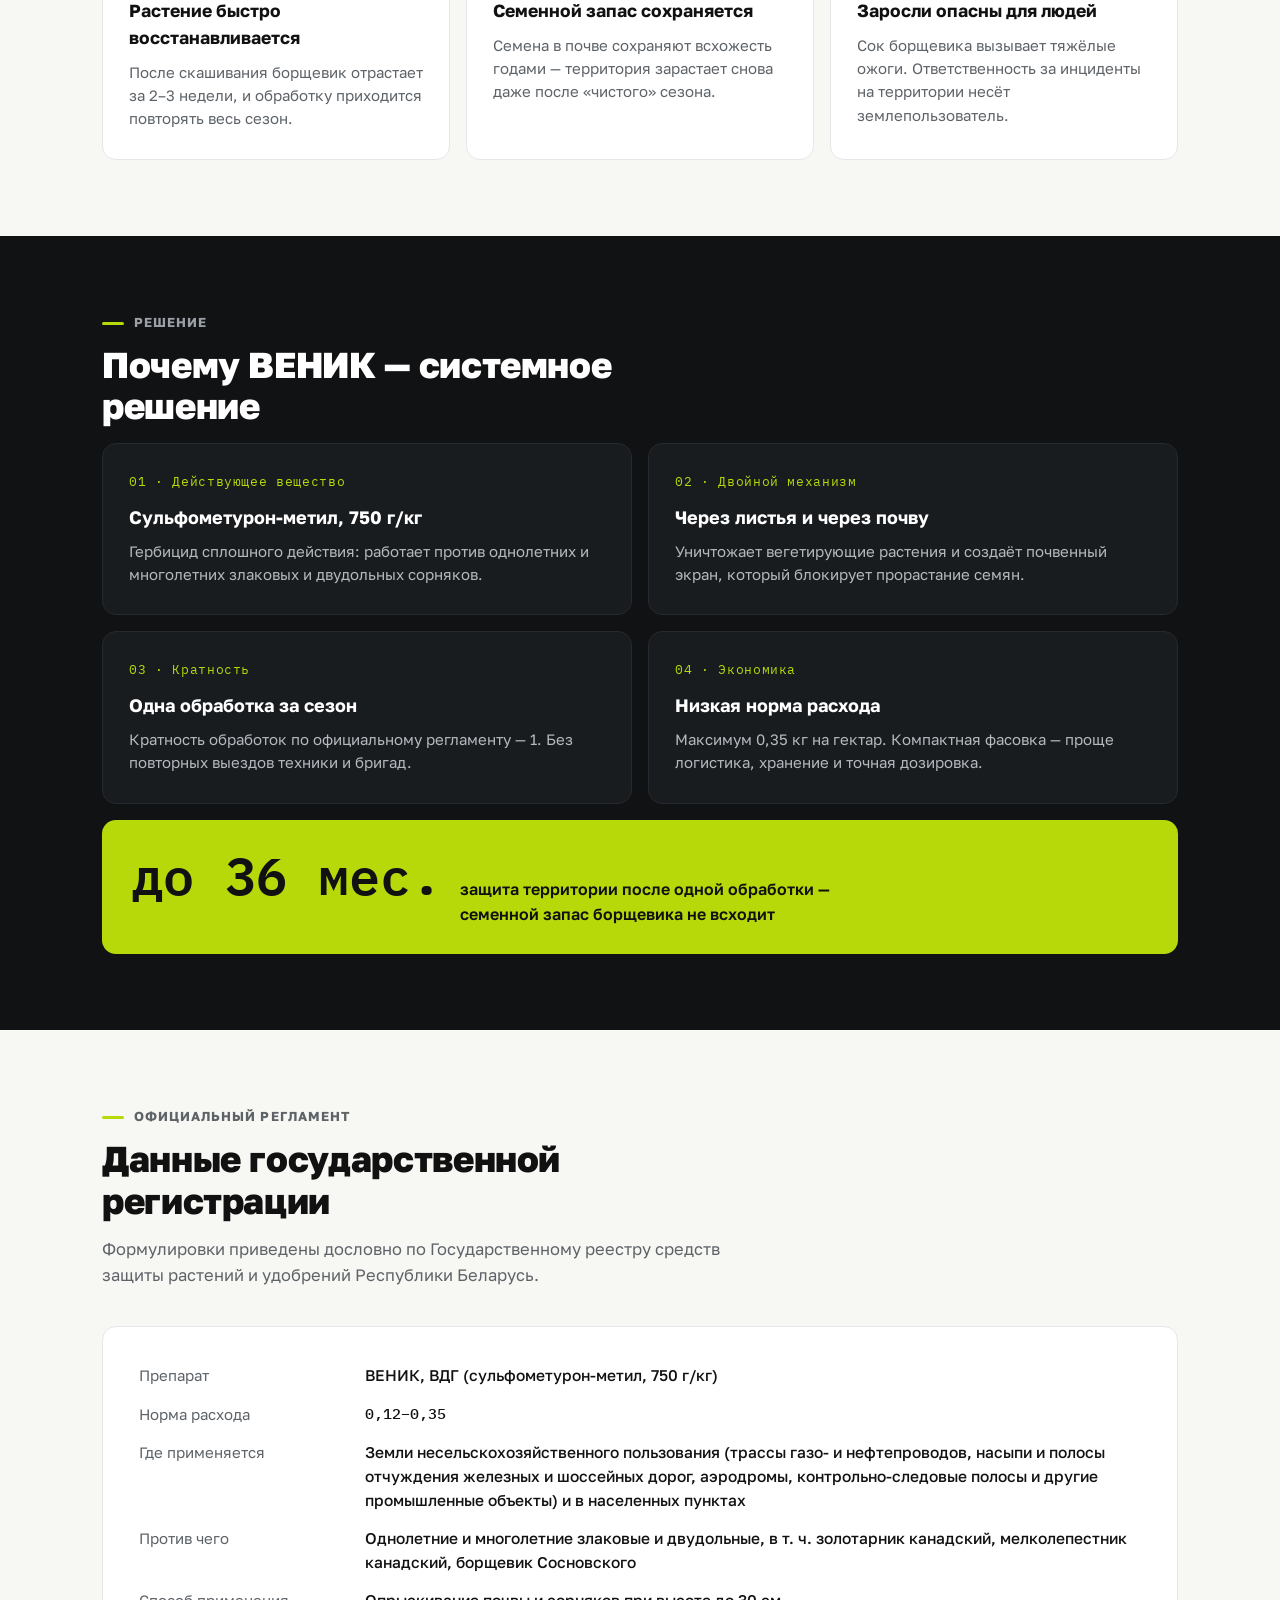
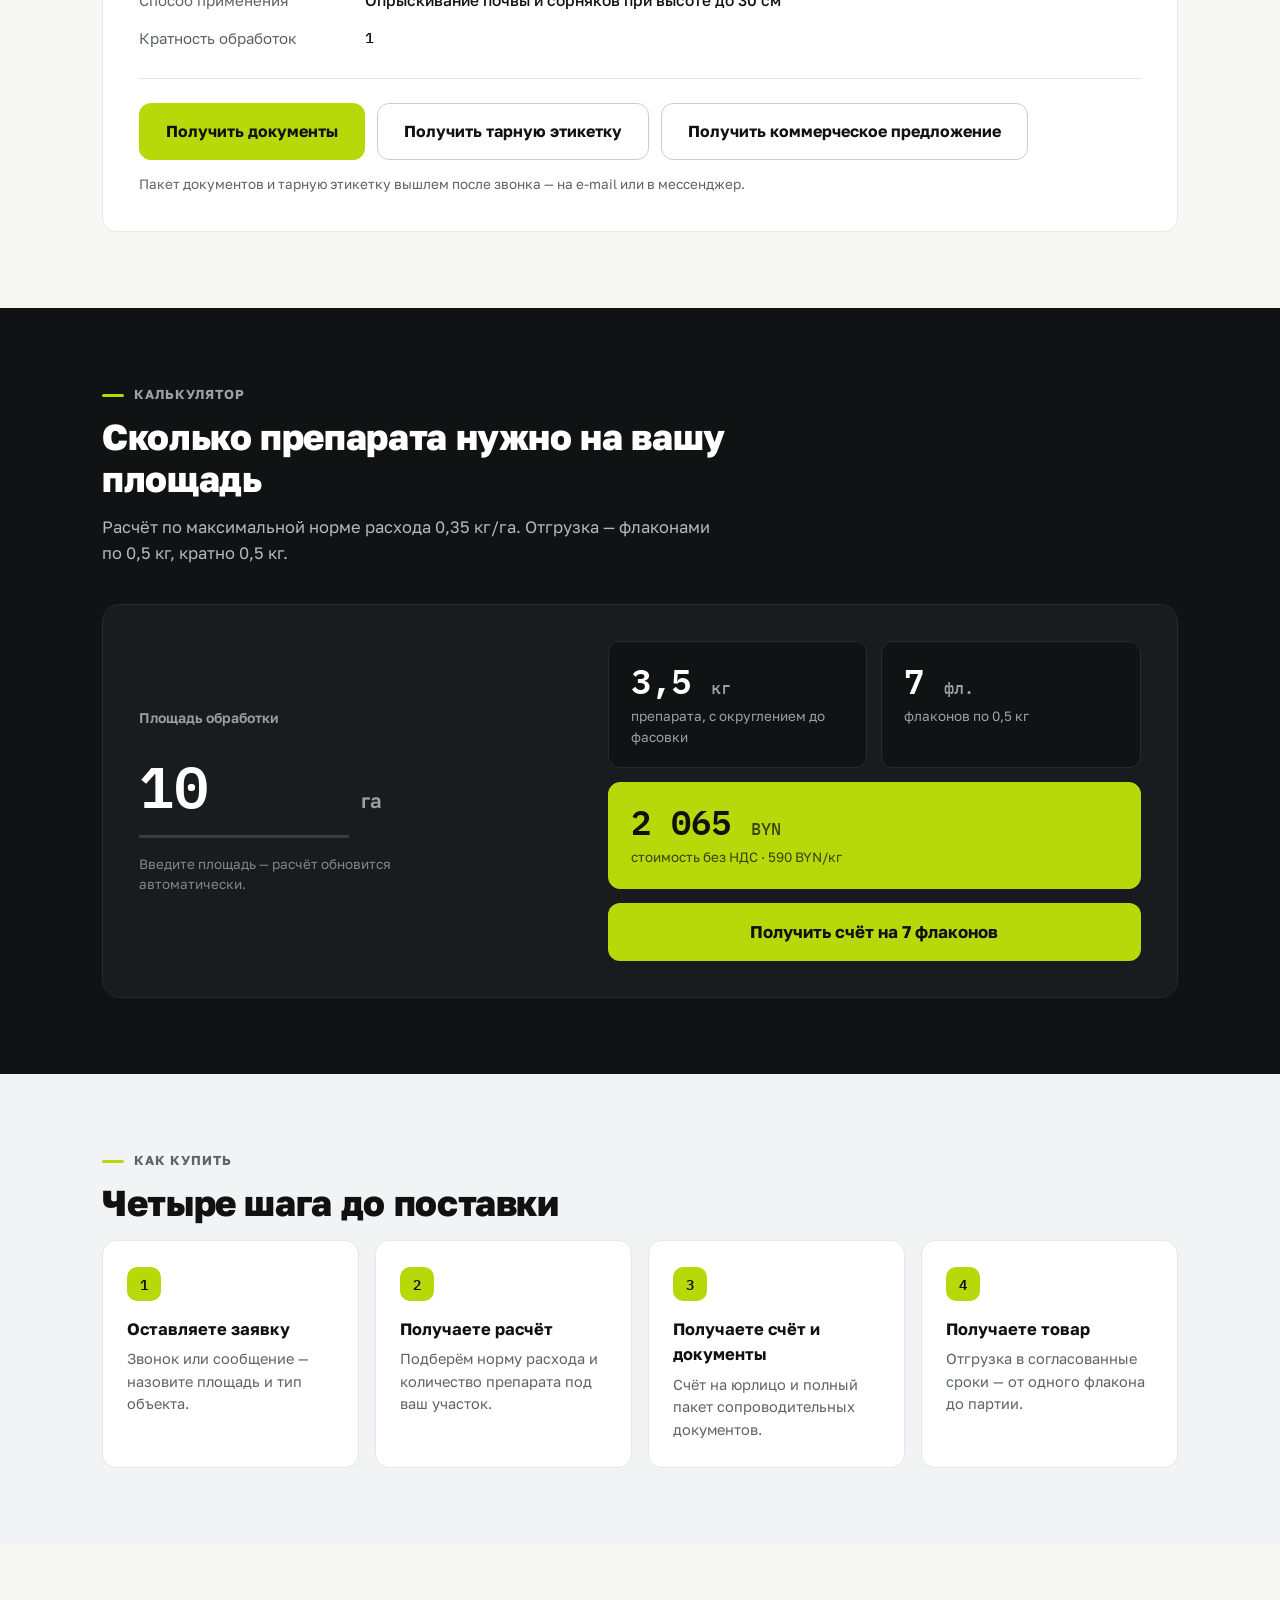
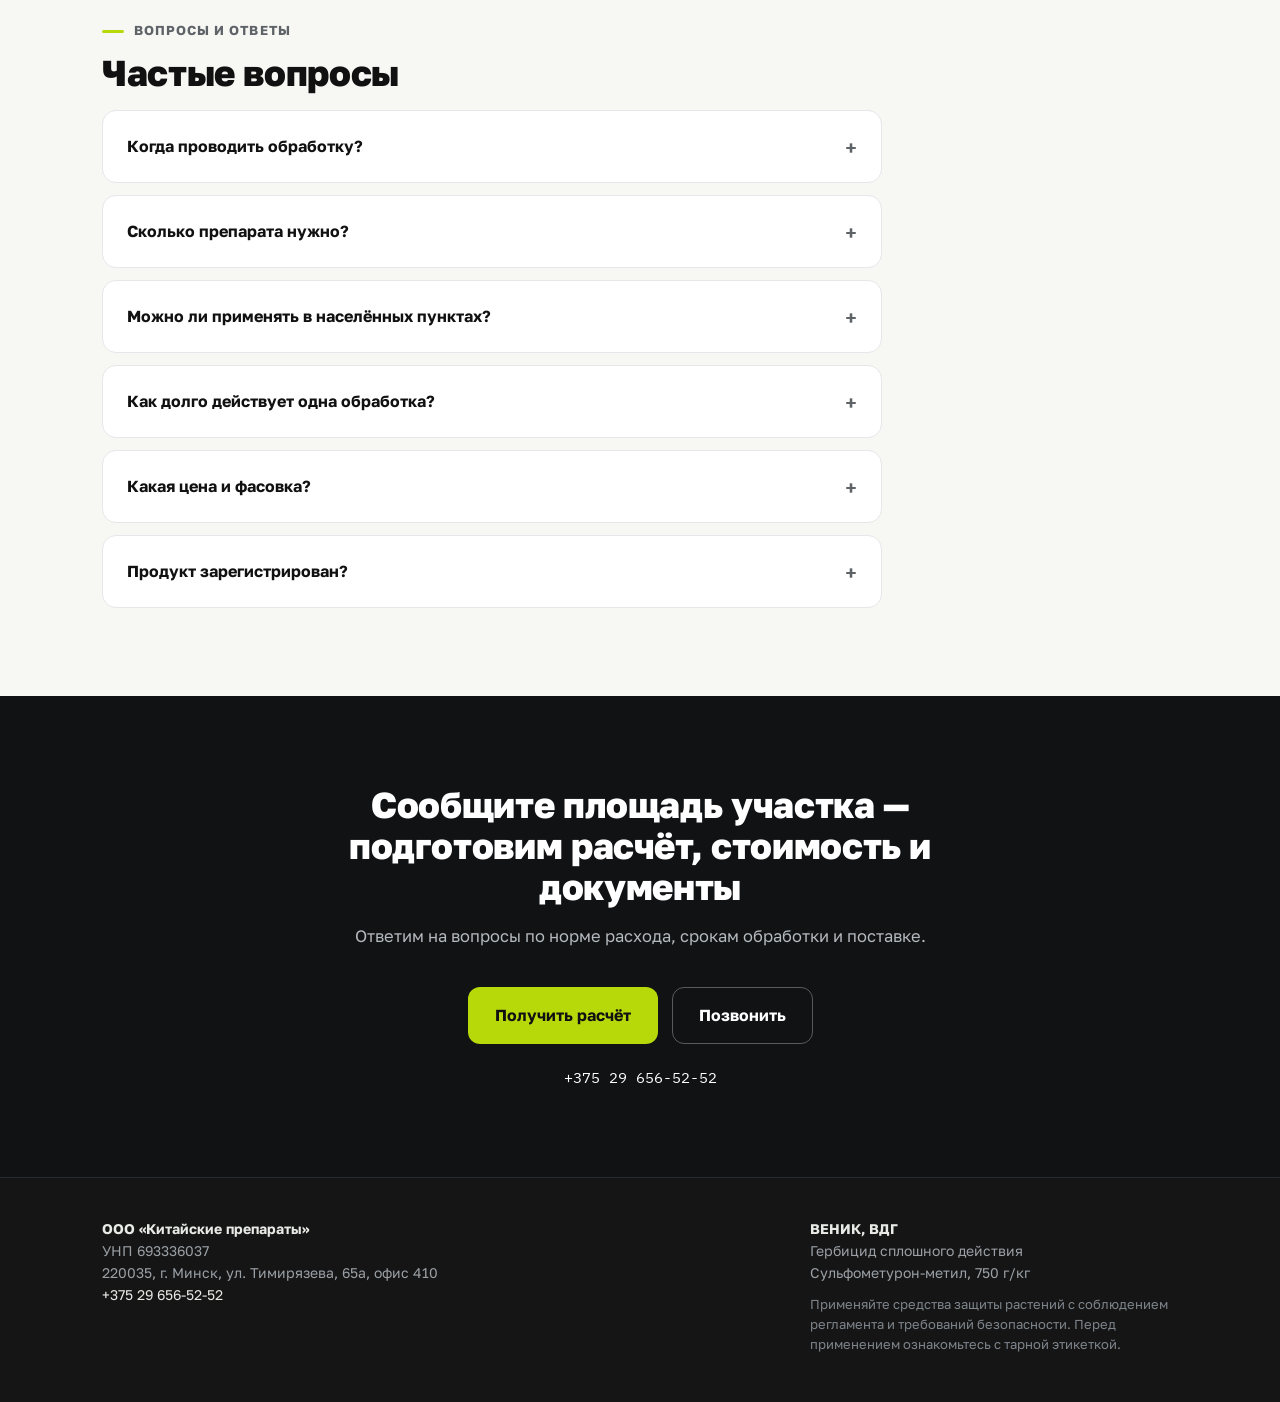
<file: index-1.html>
<!DOCTYPE html>
<html lang="ru">
<head>
<meta charset="UTF-8">
<meta name="viewport" content="width=device-width, initial-scale=1.0">
<title>ВЕНИК, ВДГ — гербицид против борщевика Сосновского | Республика Беларусь</title>
<meta name="description" content="ВЕНИК, ВДГ — зарегистрированный в Республике Беларусь гербицид сплошного действия против борщевика Сосновского. Одна обработка — защита до 36 месяцев. Расчёт количества и стоимости онлайн.">
<link rel="preconnect" href="https://fonts.googleapis.com">
<link rel="preconnect" href="https://fonts.gstatic.com" crossorigin>
<link href="https://fonts.googleapis.com/css2?family=Golos+Text:wght@400;500;600;700;800;900&family=IBM+Plex+Mono:wght@400;500;600&display=swap" rel="stylesheet">
<style>
:root{
  --bg:#F7F7F4;
  --card:#FFFFFF;
  --ink:#111111;
  --muted:#5E6368;
  --line:#E5E7EA;
  --lime:#B7D90A;
  --graphite:#151515;
  --dark:#101214;
  --soft:#F1F3F4;
  --radius:14px;
}
*{margin:0;padding:0;box-sizing:border-box}
html{scroll-behavior:smooth}
body{
  font-family:'Golos Text',system-ui,sans-serif;
  background:var(--bg);
  color:var(--ink);
  line-height:1.55;
  -webkit-font-smoothing:antialiased;
}
.mono{font-family:'IBM Plex Mono',monospace}
.wrap{max-width:1120px;margin:0 auto;padding:0 22px}
a{color:inherit}
img{max-width:100%;display:block}

/* ---------- buttons ---------- */
.btn{
  display:inline-flex;
  align-items:center;
  justify-content:center;
  gap:10px;
  font-weight:700;
  font-size:16px;
  padding:15px 26px;
  border-radius:12px;
  text-decoration:none;
  border:1.5px solid transparent;
  transition:transform .16s ease, box-shadow .16s ease, background .16s ease;
  cursor:pointer;
}
.btn:hover{transform:translateY(-1px)}
.btn-lime{background:var(--lime);color:var(--ink)}
.btn-lime:hover{box-shadow:0 6px 18px rgba(183,217,10,.4)}
.btn-outline{background:transparent;color:var(--ink);border-color:#C9CDD2}
.btn-outline:hover{border-color:var(--ink)}
.btn-dark-outline{background:transparent;color:#fff;border-color:rgba(255,255,255,.3)}
.btn-dark-outline:hover{border-color:#fff}

/* ---------- header ---------- */
.site-head{
  background:rgba(247,247,244,.92);
  backdrop-filter:blur(8px);
  border-bottom:1px solid var(--line);
  position:sticky;
  top:0;
  z-index:40;
}
.site-head .wrap{
  display:flex;
  align-items:center;
  justify-content:space-between;
  padding-top:14px;
  padding-bottom:14px;
}
.brand{font-weight:900;font-size:19px;letter-spacing:.01em}
.brand small{font-weight:600;color:var(--muted);font-size:13px;margin-left:8px}
.head-phone{
  font-family:'IBM Plex Mono',monospace;
  font-weight:600;
  font-size:16px;
  text-decoration:none;
  white-space:nowrap;
}
.head-phone:hover{color:#000;text-decoration:underline}

/* ---------- hero ---------- */
.hero{padding:64px 0 72px;overflow:hidden}
.hero-grid{
  display:grid;
  grid-template-columns:1.05fr .95fr;
  gap:48px;
  align-items:center;
}
.eyebrow{
  display:inline-block;
  font-size:13px;
  font-weight:700;
  letter-spacing:.06em;
  text-transform:uppercase;
  background:var(--graphite);
  color:var(--lime);
  padding:7px 14px;
  border-radius:100px;
  margin-bottom:22px;
}
h1{
  font-size:clamp(30px,4.6vw,50px);
  font-weight:900;
  line-height:1.1;
  letter-spacing:-.015em;
  margin-bottom:18px;
}
.hero-sub{
  font-size:17px;
  color:var(--muted);
  max-width:56ch;
  margin-bottom:30px;
}
.hero-cta{display:flex;gap:14px;flex-wrap:wrap;margin-bottom:32px}
.chips{display:flex;flex-wrap:wrap;gap:10px}
.chip{
  background:var(--card);
  border:1px solid var(--line);
  border-radius:100px;
  padding:8px 16px;
  font-size:14px;
  font-weight:600;
  display:inline-flex;
  align-items:center;
  gap:8px;
}
.chip .dot{width:8px;height:8px;border-radius:50%;background:var(--lime);flex:none}
.chip .mono{font-size:13.5px}
.hero-photo{position:relative;display:flex;justify-content:center}
.hero-photo img{
  width:min(100%,440px);
  height:auto;
  filter:drop-shadow(0 24px 40px rgba(17,17,17,.16));
}

/* ---------- sections ---------- */
section{padding:76px 0}
.sec-soft{background:var(--soft)}
.sec-label{
  font-size:13px;
  letter-spacing:.08em;
  text-transform:uppercase;
  font-weight:700;
  color:var(--muted);
  margin-bottom:12px;
}
.sec-label::before{
  content:"";
  display:inline-block;
  width:22px;height:3px;
  background:var(--lime);
  border-radius:2px;
  margin-right:10px;
  vertical-align:middle;
}
h2{
  font-size:clamp(25px,3.4vw,36px);
  font-weight:800;
  line-height:1.15;
  letter-spacing:-.01em;
  margin-bottom:16px;
  max-width:26ch;
}
.sub{font-size:16.5px;color:var(--muted);max-width:62ch;margin-bottom:38px}

/* ---------- audience ---------- */
.aud-grid{display:grid;grid-template-columns:repeat(5,1fr);gap:14px}
.aud-card{
  background:var(--card);
  border:1px solid var(--line);
  border-radius:var(--radius);
  padding:24px 20px;
  font-size:15px;
  font-weight:600;
  line-height:1.4;
}
.aud-card .ic{
  width:38px;height:38px;
  border-radius:10px;
  background:var(--soft);
  display:flex;align-items:center;justify-content:center;
  margin-bottom:14px;
  color:var(--ink);
}

/* ---------- pain ---------- */
.pain-grid{display:grid;grid-template-columns:repeat(3,1fr);gap:16px}
.pain-card{
  background:var(--card);
  border:1px solid var(--line);
  border-radius:var(--radius);
  padding:28px 26px;
}
.pain-card h3{font-size:17.5px;font-weight:700;margin-bottom:10px}
.pain-card p{font-size:15px;color:var(--muted)}

/* ---------- solution (dark) ---------- */
.solution{background:var(--dark);color:#F4F5F3}
.solution .sec-label{color:#9AA0A6}
.solution h2{color:#fff}
.solution .sub{color:#B4B9BE}
.sol-grid{display:grid;grid-template-columns:1fr 1fr;gap:16px}
.sol-card{
  background:#191C1F;
  border:1px solid #26292D;
  border-radius:var(--radius);
  padding:28px 26px;
}
.sol-card .k{
  font-family:'IBM Plex Mono',monospace;
  color:var(--lime);
  font-size:13px;
  letter-spacing:.05em;
  margin-bottom:12px;
}
.sol-card h3{font-size:18px;font-weight:700;margin-bottom:8px;color:#fff}
.sol-card p{font-size:15px;color:#B4B9BE}
.sol-stat{
  margin-top:16px;
  background:var(--lime);
  color:var(--ink);
  border-radius:var(--radius);
  padding:28px 30px;
  display:flex;
  align-items:baseline;
  gap:18px;
  flex-wrap:wrap;
}
.sol-stat .num{
  font-family:'IBM Plex Mono',monospace;
  font-size:clamp(36px,5vw,52px);
  font-weight:600;
  line-height:1;
}
.sol-stat .cap{font-size:16px;font-weight:600;max-width:40ch}

/* ---------- registry ---------- */
.reg-card{
  background:var(--card);
  border:1px solid var(--line);
  border-radius:var(--radius);
  padding:36px;
}
.reg-card dl{
  display:grid;
  grid-template-columns:200px 1fr;
  gap:14px 26px;
  margin-bottom:28px;
}
.reg-card dt{color:var(--muted);font-size:15px;padding-top:1px}
.reg-card dd{font-size:15.5px;font-weight:500}
.reg-card dd.mono{font-size:15px}
.reg-actions{display:flex;gap:12px;flex-wrap:wrap;border-top:1px solid var(--line);padding-top:24px}
.reg-note{font-size:13.5px;color:var(--muted);margin-top:14px}

/* ---------- calculator ---------- */
.calc{background:var(--dark);color:#F4F5F3}
.calc .sec-label{color:#9AA0A6}
.calc h2{color:#fff}
.calc .sub{color:#B4B9BE}
.calc-box{
  background:#191C1F;
  border:1px solid #26292D;
  border-radius:18px;
  padding:36px;
  display:grid;
  grid-template-columns:1fr 1.25fr;
  gap:42px;
  align-items:center;
}
.calc-input label{display:block;font-size:14px;color:#9AA0A6;font-weight:600;margin-bottom:12px}
.area-field{display:flex;align-items:baseline;gap:12px}
.area-field input{
  font-family:'IBM Plex Mono',monospace;
  font-size:clamp(40px,6vw,58px);
  font-weight:600;
  background:transparent;
  border:none;
  border-bottom:3px solid #3A3E43;
  color:#fff;
  width:100%;
  max-width:210px;
  padding:0 0 6px;
  outline:none;
  transition:border-color .2s;
}
.area-field input:focus{border-color:var(--lime)}
.area-field input::-webkit-outer-spin-button,
.area-field input::-webkit-inner-spin-button{-webkit-appearance:none;margin:0}
.area-field input[type=number]{-moz-appearance:textfield}
.area-field .unit{font-size:20px;color:#9AA0A6;font-weight:600}
.calc-hint{font-size:13.5px;color:#7E858C;margin-top:16px;max-width:32ch}
.calc-out{display:grid;grid-template-columns:1fr 1fr;gap:14px}
.out-cell{
  background:#101214;
  border:1px solid #26292D;
  border-radius:12px;
  padding:20px 22px;
}
.out-cell .v{
  font-family:'IBM Plex Mono',monospace;
  font-size:clamp(26px,3.2vw,34px);
  font-weight:600;
  color:#fff;
  line-height:1.1;
}
.out-cell .v small{font-size:.5em;font-weight:500;color:#9AA0A6}
.out-cell .k{font-size:13.5px;color:#9AA0A6;margin-top:6px}
.out-cell.total{grid-column:1/-1;background:var(--lime);border-color:var(--lime)}
.out-cell.total .v{color:var(--ink)}
.out-cell.total .v small{color:#3d430a}
.out-cell.total .k{color:#3d430a}
.calc-cta{grid-column:1/-1}
.calc-cta .btn{width:100%;font-size:17px}

/* ---------- steps ---------- */
.steps{display:grid;grid-template-columns:repeat(4,1fr);gap:16px}
.step{
  background:var(--card);
  border:1px solid var(--line);
  border-radius:var(--radius);
  padding:26px 24px;
}
.step .n{
  font-family:'IBM Plex Mono',monospace;
  font-weight:600;
  font-size:14px;
  color:var(--ink);
  background:var(--lime);
  width:34px;height:34px;
  border-radius:10px;
  display:flex;align-items:center;justify-content:center;
  margin-bottom:16px;
}
.step h3{font-size:16.5px;font-weight:700;margin-bottom:6px}
.step p{font-size:14.5px;color:var(--muted)}

/* ---------- FAQ ---------- */
.faq{max-width:780px}
.faq details{
  background:var(--card);
  border:1px solid var(--line);
  border-radius:var(--radius);
  margin-bottom:12px;
  overflow:hidden;
}
.faq summary{
  list-style:none;
  cursor:pointer;
  padding:20px 24px;
  font-weight:700;
  font-size:16px;
  display:flex;
  justify-content:space-between;
  align-items:center;
  gap:16px;
}
.faq summary::-webkit-details-marker{display:none}
.faq summary::after{
  content:"+";
  font-family:'IBM Plex Mono',monospace;
  font-size:20px;
  color:var(--muted);
  flex:none;
  transition:transform .2s;
}
.faq details[open] summary::after{transform:rotate(45deg)}
.faq .a{padding:0 24px 22px;font-size:15px;color:var(--muted);max-width:64ch}

/* ---------- final CTA ---------- */
.final{background:var(--dark);color:#fff;padding:88px 0}
.final-inner{text-align:center;max-width:760px;margin:0 auto}
.final h2{color:#fff;margin-left:auto;margin-right:auto}
.final .sub{color:#B4B9BE;margin-left:auto;margin-right:auto}
.final-cta{display:flex;gap:14px;justify-content:center;flex-wrap:wrap}
.final .phone-note{
  font-family:'IBM Plex Mono',monospace;
  color:#9AA0A6;
  font-size:15px;
  margin-top:22px;
}
.final .phone-note a{color:#fff;text-decoration:none}
.final .phone-note a:hover{text-decoration:underline}

/* ---------- footer ---------- */
footer{
  background:var(--graphite);
  color:#9AA0A6;
  font-size:14px;
  padding:40px 0 48px;
  border-top:1px solid #26292D;
}
footer .wrap{display:flex;justify-content:space-between;gap:28px;flex-wrap:wrap}
footer strong{color:#E8EAE6}
footer a{color:#E8EAE6;text-decoration:none}
footer a:hover{text-decoration:underline}
footer .safety{max-width:46ch;font-size:13px;color:#7E858C;margin-top:10px}

/* ---------- sticky mobile call ---------- */
.sticky-call{display:none;position:fixed;left:12px;right:12px;bottom:12px;z-index:50}
.sticky-call a{
  display:flex;align-items:center;justify-content:center;gap:10px;
  background:var(--lime);color:var(--ink);
  text-decoration:none;font-weight:800;font-size:16.5px;
  padding:15px;border-radius:12px;
  box-shadow:0 10px 26px rgba(17,17,17,.3);
}

@media(prefers-reduced-motion:reduce){
  *{transition:none!important;animation:none!important}
  html{scroll-behavior:auto}
}
@media(max-width:960px){
  .hero-grid{grid-template-columns:1fr;gap:36px}
  .hero-photo{order:-1}
  .hero-photo img{width:min(72%,340px)}
  .aud-grid{grid-template-columns:repeat(2,1fr)}
  .pain-grid,.sol-grid{grid-template-columns:1fr}
  .steps{grid-template-columns:repeat(2,1fr)}
  .calc-box{grid-template-columns:1fr;padding:26px 22px;gap:30px}
  .reg-card{padding:26px 22px}
  .reg-card dl{grid-template-columns:1fr;gap:4px 0}
  .reg-card dt{margin-top:14px}
  section{padding:58px 0}
  .hero{padding:36px 0 56px}
  .sticky-call{display:block}
  footer{padding-bottom:100px}
}
@media(max-width:520px){
  .steps{grid-template-columns:1fr}
  .hero-cta .btn{width:100%}
  .final-cta .btn{width:100%}
}
</style>
</head>
<body>

<header class="site-head">
  <div class="wrap">
    <div class="brand">ВЕНИК<small>ВДГ · гербицид сплошного действия</small></div>
    <a class="head-phone" href="tel:+375296565252">+375 29 656-52-52</a>
  </div>
</header>

<section class="hero">
  <div class="wrap hero-grid">
    <div>
      <span class="eyebrow">Для организаций Республики Беларусь</span>
      <h1>Гербицид против борщевика Сосновского для профессионального применения</h1>
      <p class="hero-sub">ВЕНИК, ВДГ — зарегистрированный гербицид сплошного действия для несельскохозяйственных земель и населённых пунктов. Подходит для борьбы с борщевиком Сосновского, золотарником канадским и другими сорняками по официальному регламенту.</p>
      <div class="hero-cta">
        <a class="btn btn-lime" href="#calc">Рассчитать количество</a>
        <a class="btn btn-outline" href="tel:+375296565252">Получить коммерческое предложение</a>
      </div>
      <div class="chips">
        <span class="chip"><span class="dot"></span><span class="mono">0,12–0,35 кг/га</span></span>
        <span class="chip"><span class="dot"></span>Фасовка 0,5 кг</span>
        <span class="chip"><span class="dot"></span><span class="mono">590 BYN/кг</span>&nbsp;без НДС</span>
        <span class="chip"><span class="dot"></span>Госрегистрация в РБ</span>
      </div>
    </div>
    <div class="hero-photo">
      <img src="venik-bottle.jpg" alt="Флакон гербицида ВЕНИК, ВДГ" width="1120" height="1400" fetchpriority="high">
    </div>
  </div>
</section>

<section class="sec-soft">
  <div class="wrap">
    <div class="sec-label">Для кого</div>
    <h2>Кому подходит ВЕНИК</h2>
    <div class="aud-grid">
      <div class="aud-card">
        <div class="ic"><svg width="20" height="20" viewBox="0 0 24 24" fill="none" stroke="currentColor" stroke-width="1.8" stroke-linecap="round" stroke-linejoin="round"><path d="M3 21h18M5 21V7l7-4 7 4v14M9 21v-6h6v6"/></svg></div>
        Коммунальные службы
      </div>
      <div class="aud-card">
        <div class="ic"><svg width="20" height="20" viewBox="0 0 24 24" fill="none" stroke="currentColor" stroke-width="1.8" stroke-linecap="round" stroke-linejoin="round"><path d="M3 21h18M6 21V4h12v17M10 8h4M10 12h4M10 16h4"/></svg></div>
        Сельисполкомы
      </div>
      <div class="aud-card">
        <div class="ic"><svg width="20" height="20" viewBox="0 0 24 24" fill="none" stroke="currentColor" stroke-width="1.8" stroke-linecap="round" stroke-linejoin="round"><path d="M4 19 19 4M7 4h12v12M4 12l8 8"/></svg></div>
        Железные и автомобильные дороги
      </div>
      <div class="aud-card">
        <div class="ic"><svg width="20" height="20" viewBox="0 0 24 24" fill="none" stroke="currentColor" stroke-width="1.8" stroke-linecap="round" stroke-linejoin="round"><path d="M2 20h20M4 20V9l4-2v13M12 20V5l6 3v12"/></svg></div>
        Промышленные объекты
      </div>
      <div class="aud-card">
        <div class="ic"><svg width="20" height="20" viewBox="0 0 24 24" fill="none" stroke="currentColor" stroke-width="1.8" stroke-linecap="round" stroke-linejoin="round"><path d="M12 22s8-4.5 8-11a8 8 0 1 0-16 0c0 6.5 8 11 8 11z"/><circle cx="12" cy="11" r="3"/></svg></div>
        Землевладельцы и арендаторы
      </div>
    </div>
  </div>
</section>

<section>
  <div class="wrap">
    <div class="sec-label">Проблема</div>
    <h2>Почему проблема не решается одним покосом</h2>
    <div class="pain-grid">
      <div class="pain-card">
        <h3>Растение быстро восстанавливается</h3>
        <p>После скашивания борщевик отрастает за 2–3 недели, и обработку приходится повторять весь сезон.</p>
      </div>
      <div class="pain-card">
        <h3>Семенной запас сохраняется</h3>
        <p>Семена в почве сохраняют всхожесть годами — территория зарастает снова даже после «чистого» сезона.</p>
      </div>
      <div class="pain-card">
        <h3>Заросли опасны для людей</h3>
        <p>Сок борщевика вызывает тяжёлые ожоги. Ответственность за инциденты на территории несёт землепользователь.</p>
      </div>
    </div>
  </div>
</section>

<section class="solution">
  <div class="wrap">
    <div class="sec-label">Решение</div>
    <h2>Почему ВЕНИК — системное решение</h2>
    <div class="sol-grid">
      <div class="sol-card">
        <div class="k">01 · Действующее вещество</div>
        <h3>Сульфометурон-метил, 750 г/кг</h3>
        <p>Гербицид сплошного действия: работает против однолетних и многолетних злаковых и двудольных сорняков.</p>
      </div>
      <div class="sol-card">
        <div class="k">02 · Двойной механизм</div>
        <h3>Через листья и через почву</h3>
        <p>Уничтожает вегетирующие растения и создаёт почвенный экран, который блокирует прорастание семян.</p>
      </div>
      <div class="sol-card">
        <div class="k">03 · Кратность</div>
        <h3>Одна обработка за сезон</h3>
        <p>Кратность обработок по официальному регламенту — 1. Без повторных выездов техники и бригад.</p>
      </div>
      <div class="sol-card">
        <div class="k">04 · Экономика</div>
        <h3>Низкая норма расхода</h3>
        <p>Максимум 0,35 кг на гектар. Компактная фасовка — проще логистика, хранение и точная дозировка.</p>
      </div>
    </div>
    <div class="sol-stat">
      <span class="num">до 36 мес.</span>
      <span class="cap">защита территории после одной обработки — семенной запас борщевика не всходит</span>
    </div>
  </div>
</section>

<section id="reglament">
  <div class="wrap">
    <div class="sec-label">Официальный регламент</div>
    <h2>Данные государственной регистрации</h2>
    <p class="sub">Формулировки приведены дословно по Государственному реестру средств защиты растений и удобрений Республики Беларусь.</p>
    <div class="reg-card">
      <dl>
        <dt>Препарат</dt>
        <dd>ВЕНИК, ВДГ (сульфометурон-метил, 750 г/кг)</dd>
        <dt>Норма расхода</dt>
        <dd class="mono">0,12–0,35</dd>
        <dt>Где применяется</dt>
        <dd>Земли несельскохозяйственного пользования (трассы газо- и нефтепроводов, насыпи и полосы отчуждения железных и шоссейных дорог, аэродромы, контрольно-следовые полосы и другие промышленные объекты) и в населенных пунктах</dd>
        <dt>Против чего</dt>
        <dd>Однолетние и многолетние злаковые и двудольные, в т. ч. золотарник канадский, мелколепестник канадский, борщевик Сосновского</dd>
        <dt>Способ применения</dt>
        <dd>Опрыскивание почвы и сорняков при высоте до 30 см</dd>
        <dt>Кратность обработок</dt>
        <dd class="mono">1</dd>
      </dl>
      <div class="reg-actions">
        <a class="btn btn-lime" href="tel:+375296565252">Получить документы</a>
        <a class="btn btn-outline" href="tel:+375296565252">Получить тарную этикетку</a>
        <a class="btn btn-outline" href="tel:+375296565252">Получить коммерческое предложение</a>
      </div>
      <p class="reg-note">Пакет документов и тарную этикетку вышлем после звонка — на e-mail или в мессенджер.</p>
    </div>
  </div>
</section>

<section class="calc" id="calc">
  <div class="wrap">
    <div class="sec-label">Калькулятор</div>
    <h2>Сколько препарата нужно на вашу площадь</h2>
    <p class="sub">Расчёт по максимальной норме расхода 0,35 кг/га. Отгрузка — флаконами по 0,5 кг, кратно 0,5 кг.</p>
    <div class="calc-box">
      <div class="calc-input">
        <label for="area">Площадь обработки</label>
        <div class="area-field">
          <input type="number" id="area" inputmode="decimal" min="0" step="0.1" value="10" aria-label="Площадь в гектарах">
          <span class="unit">га</span>
        </div>
        <p class="calc-hint">Введите площадь — расчёт обновится автоматически.</p>
      </div>
      <div class="calc-out">
        <div class="out-cell">
          <div class="v" id="out-kg">3,5 <small>кг</small></div>
          <div class="k">препарата, с округлением до фасовки</div>
        </div>
        <div class="out-cell">
          <div class="v" id="out-packs">7 <small>фл.</small></div>
          <div class="k">флаконов по 0,5 кг</div>
        </div>
        <div class="out-cell total">
          <div class="v" id="out-sum">2 065 <small>BYN</small></div>
          <div class="k">стоимость без НДС · 590 BYN/кг</div>
        </div>
        <div class="calc-cta">
          <a class="btn btn-lime" id="invoice-btn" href="tel:+375296565252">Получить счёт на 7 флаконов</a>
        </div>
      </div>
    </div>
  </div>
</section>

<section class="sec-soft">
  <div class="wrap">
    <div class="sec-label">Как купить</div>
    <h2>Четыре шага до поставки</h2>
    <div class="steps">
      <div class="step">
        <div class="n">1</div>
        <h3>Оставляете заявку</h3>
        <p>Звонок или сообщение — назовите площадь и тип объекта.</p>
      </div>
      <div class="step">
        <div class="n">2</div>
        <h3>Получаете расчёт</h3>
        <p>Подберём норму расхода и количество препарата под ваш участок.</p>
      </div>
      <div class="step">
        <div class="n">3</div>
        <h3>Получаете счёт и документы</h3>
        <p>Счёт на юрлицо и полный пакет сопроводительных документов.</p>
      </div>
      <div class="step">
        <div class="n">4</div>
        <h3>Получаете товар</h3>
        <p>Отгрузка в согласованные сроки — от одного флакона до партии.</p>
      </div>
    </div>
  </div>
</section>

<section>
  <div class="wrap">
    <div class="sec-label">Вопросы и ответы</div>
    <h2>Частые вопросы</h2>
    <div class="faq">
      <details>
        <summary>Когда проводить обработку?</summary>
        <div class="a">По регламенту — опрыскивание почвы и сорняков при высоте до 30 см. Оптимальное окно для вашего объекта подскажем по телефону.</div>
      </details>
      <details>
        <summary>Сколько препарата нужно?</summary>
        <div class="a">Норма расхода — 0,12–0,35 кг/га. Для расчёта на сайте используется максимальная норма 0,35 кг/га; точную норму под ваш объект и степень засорённости подберём при заказе.</div>
      </details>
      <details>
        <summary>Можно ли применять в населённых пунктах?</summary>
        <div class="a">Да. Регламент прямо разрешает применение в населённых пунктах и на землях несельскохозяйственного пользования: дороги, трассы трубопроводов, аэродромы, промышленные объекты.</div>
      </details>
      <details>
        <summary>Как долго действует одна обработка?</summary>
        <div class="a">Кратность обработок по регламенту — 1. Препарат действует через листья и почву и обеспечивает защиту территории до 36 месяцев, не давая взойти семенному запасу.</div>
      </details>
      <details>
        <summary>Какая цена и фасовка?</summary>
        <div class="a">590 BYN за килограмм без НДС. Фасовка — флакон 0,5 кг, отгрузка кратно 0,5 кг: от одного флакона до партии под весь объект.</div>
      </details>
      <details>
        <summary>Продукт зарегистрирован?</summary>
        <div class="a">Да, ВЕНИК, ВДГ включён в Государственный реестр средств защиты растений и удобрений Республики Беларусь. Пакет регистрационных документов предоставим по запросу.</div>
      </details>
    </div>
  </div>
</section>

<section class="final">
  <div class="wrap final-inner">
    <h2>Сообщите площадь участка — подготовим расчёт, стоимость и документы</h2>
    <p class="sub">Ответим на вопросы по норме расхода, срокам обработки и поставке.</p>
    <div class="final-cta">
      <a class="btn btn-lime" href="tel:+375296565252">Получить расчёт</a>
      <a class="btn btn-dark-outline" href="tel:+375296565252">Позвонить</a>
    </div>
    <p class="phone-note"><a href="tel:+375296565252">+375 29 656-52-52</a></p>
  </div>
</section>

<footer>
  <div class="wrap">
    <div>
      <strong>ООО «Китайские препараты»</strong><br>
      УНП 693336037<br>
      220035, г. Минск, ул. Тимирязева, 65а, офис 410<br>
      <a href="tel:+375296565252">+375 29 656-52-52</a>
    </div>
    <div>
      <strong>ВЕНИК, ВДГ</strong><br>
      Гербицид сплошного действия<br>
      Сульфометурон-метил, 750 г/кг
      <p class="safety">Применяйте средства защиты растений с соблюдением регламента и требований безопасности. Перед применением ознакомьтесь с тарной этикеткой.</p>
    </div>
  </div>
</footer>

<div class="sticky-call">
  <a href="tel:+375296565252">
    <svg width="18" height="18" viewBox="0 0 24 24" fill="none" stroke="currentColor" stroke-width="2" stroke-linecap="round" stroke-linejoin="round"><path d="M22 16.92v3a2 2 0 0 1-2.18 2 19.79 19.79 0 0 1-8.63-3.07 19.5 19.5 0 0 1-6-6 19.79 19.79 0 0 1-3.07-8.67A2 2 0 0 1 4.11 2h3a2 2 0 0 1 2 1.72c.127.96.361 1.903.7 2.81a2 2 0 0 1-.45 2.11L8.09 9.91a16 16 0 0 0 6 6l1.27-1.27a2 2 0 0 1 2.11-.45c.907.339 1.85.573 2.81.7A2 2 0 0 1 22 16.92z"/></svg>
    Позвонить: +375 29 656-52-52
  </a>
</div>

<script>
(function(){
  var RATE = 0.35;   // кг/га, максимальная норма
  var PACK = 0.5;    // кг во флаконе
  var PRICE = 590;   // BYN/кг без НДС
  var input = document.getElementById('area');
  var outKg = document.getElementById('out-kg');
  var outPacks = document.getElementById('out-packs');
  var outSum = document.getElementById('out-sum');
  var invoiceBtn = document.getElementById('invoice-btn');

  function fmt(n, dec){
    return n.toLocaleString('ru-RU', {minimumFractionDigits: 0, maximumFractionDigits: dec});
  }
  function plural(n, one, few, many){
    var m10 = n % 10, m100 = n % 100;
    if (m10 === 1 && m100 !== 11) return one;
    if (m10 >= 2 && m10 <= 4 && (m100 < 12 || m100 > 14)) return few;
    return many;
  }
  function calc(){
    var area = parseFloat(String(input.value).replace(',', '.'));
    if (!isFinite(area) || area <= 0){
      outKg.innerHTML = '— <small>кг</small>';
      outPacks.innerHTML = '— <small>фл.</small>';
      outSum.innerHTML = '— <small>BYN</small>';
      invoiceBtn.textContent = 'Получить счёт';
      return;
    }
    var packs = Math.max(1, Math.ceil(area * RATE / PACK));
    var kg = packs * PACK;
    var sum = kg * PRICE;
    outKg.innerHTML = fmt(kg, 1) + ' <small>кг</small>';
    outPacks.innerHTML = fmt(packs, 0) + ' <small>фл.</small>';
    outSum.innerHTML = fmt(sum, 0) + ' <small>BYN</small>';
    invoiceBtn.textContent = 'Получить счёт на ' + fmt(packs, 0) + ' ' + plural(packs, 'флакон', 'флакона', 'флаконов');
  }
  input.addEventListener('input', calc);
  calc();
})();
</script>

</body>
</html>
</file>
